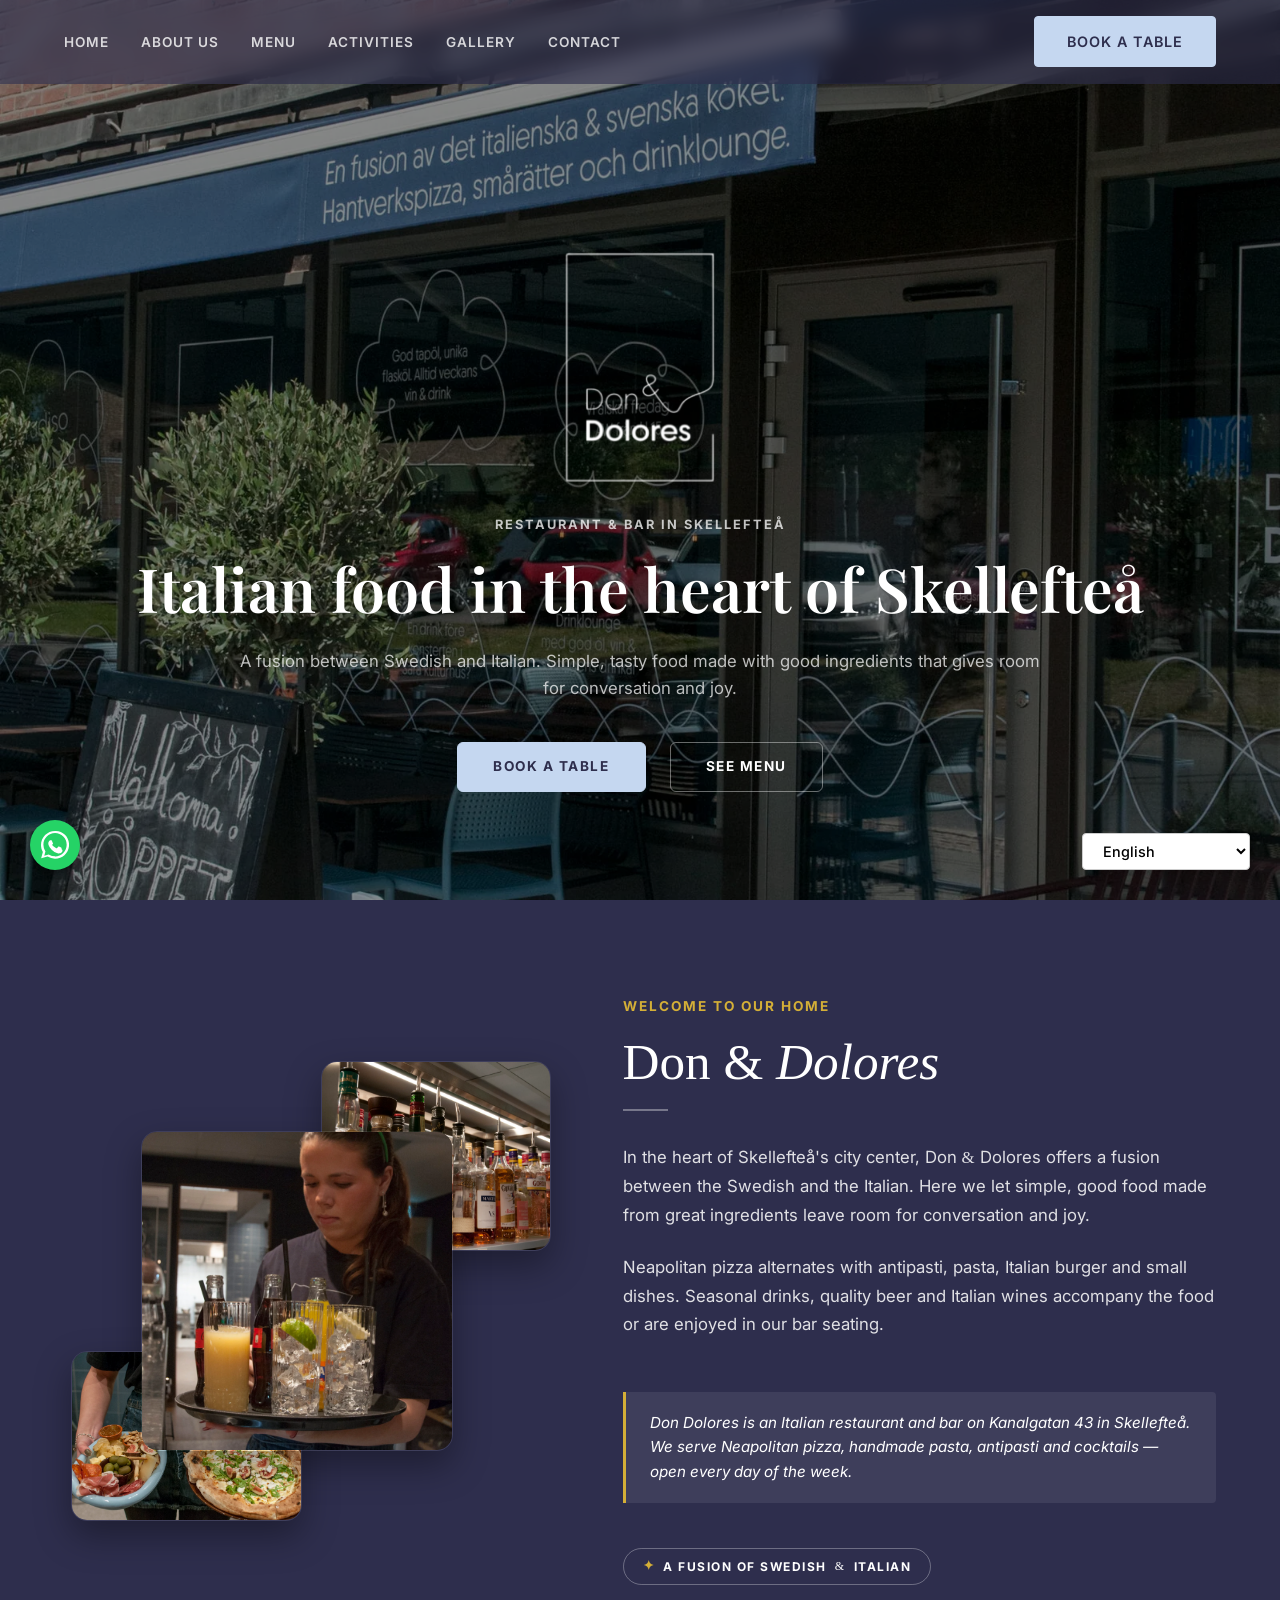
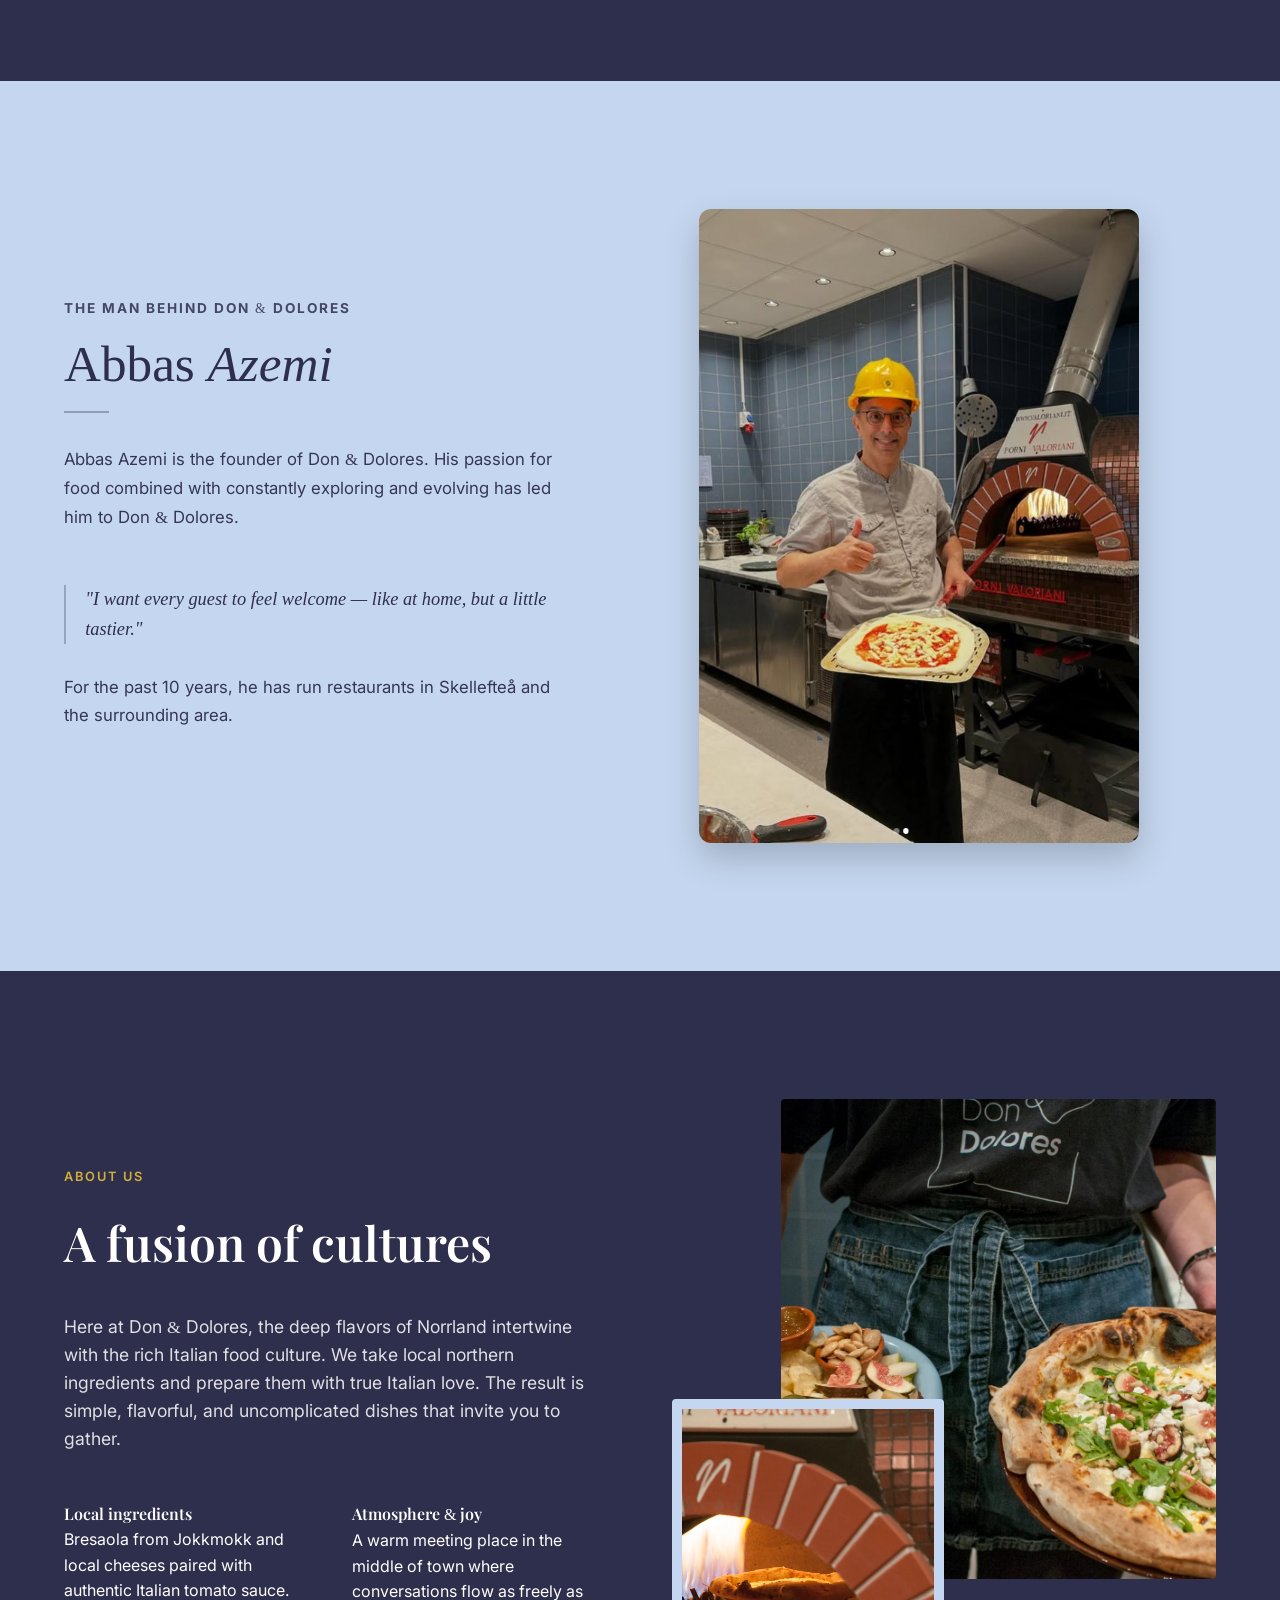
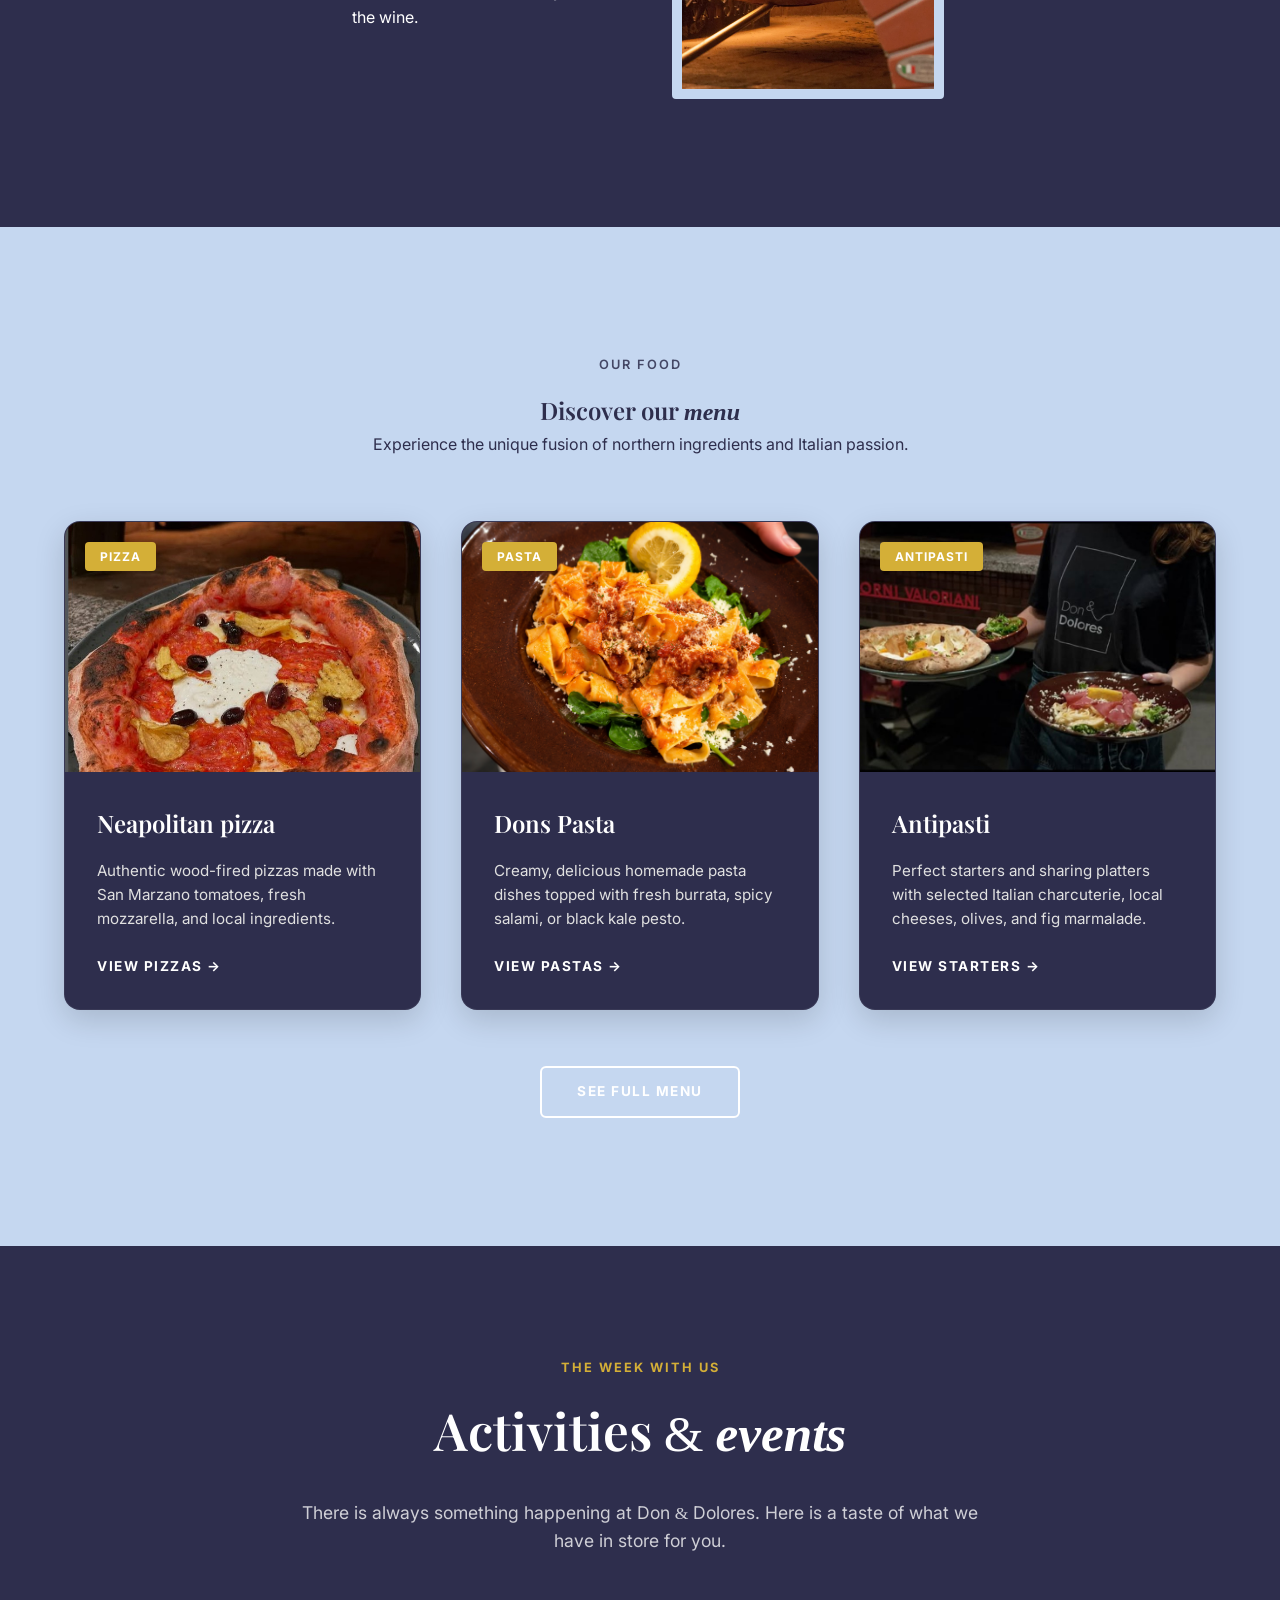
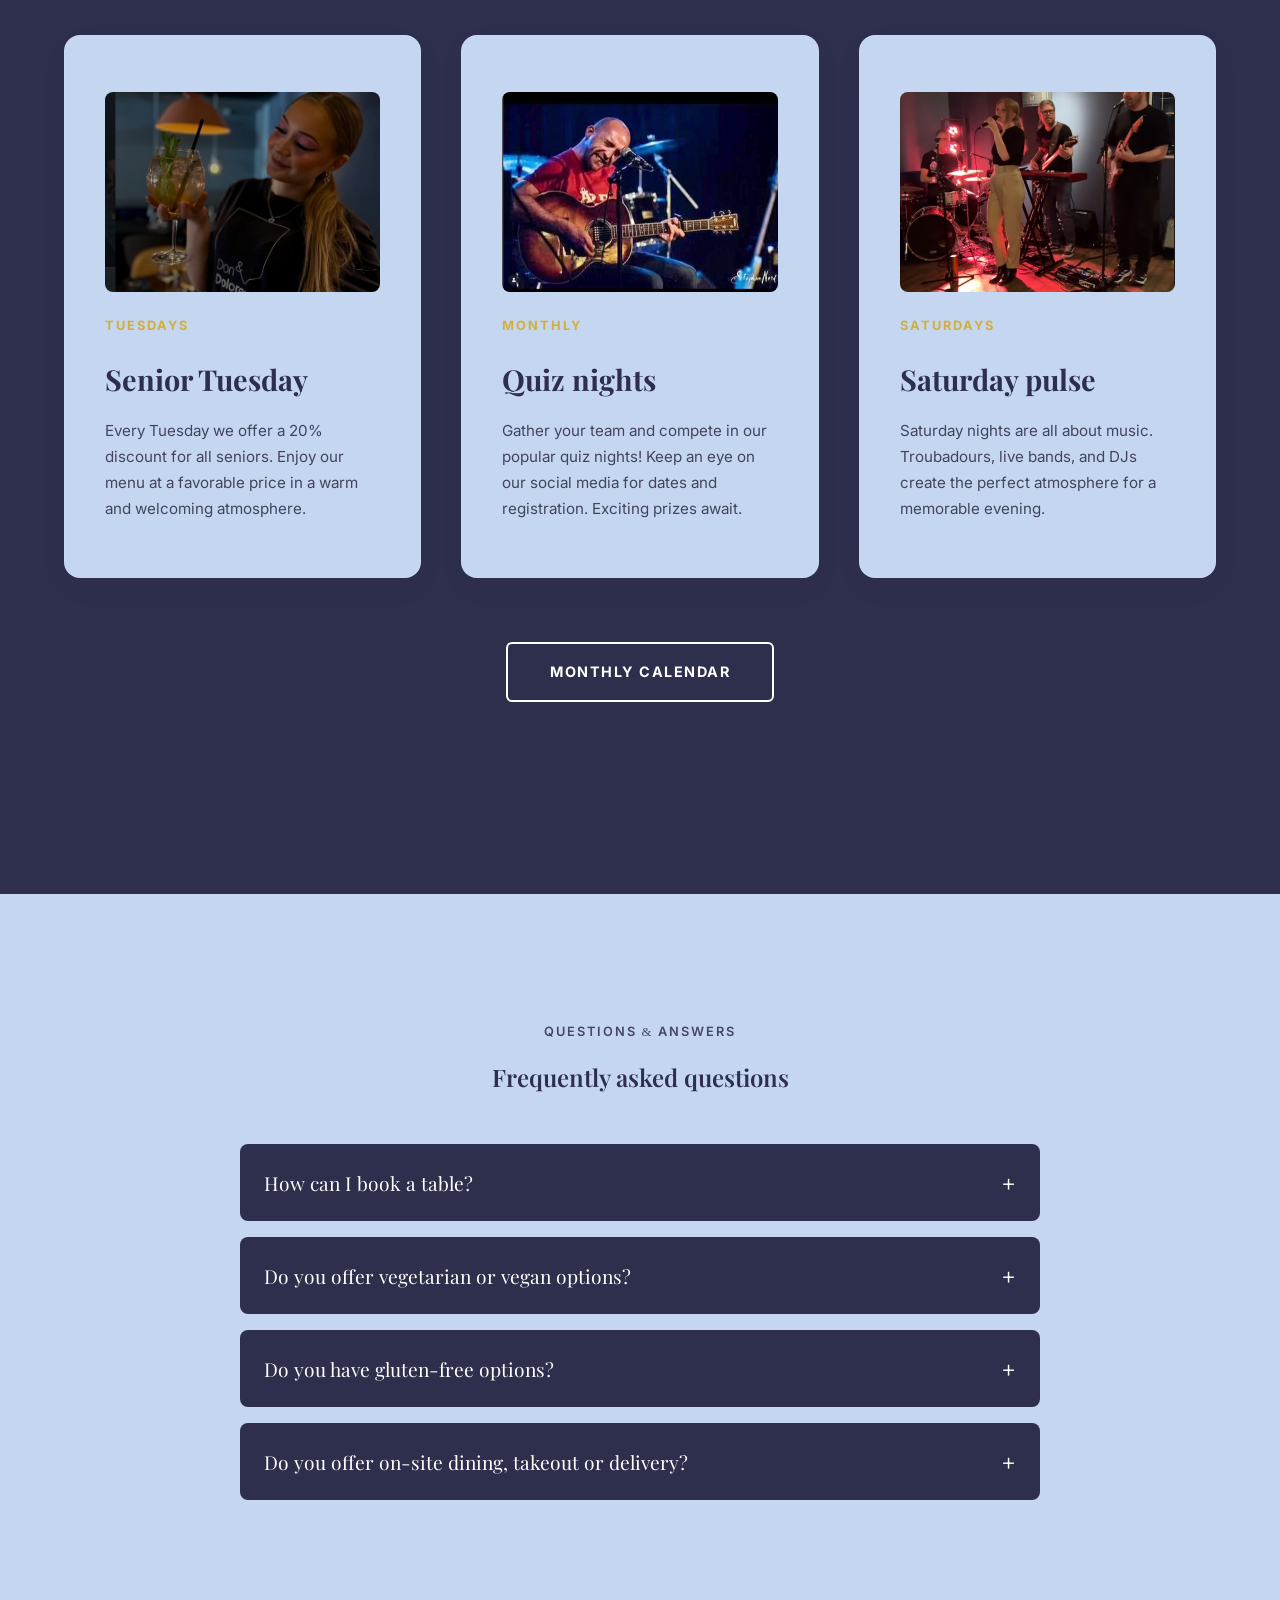
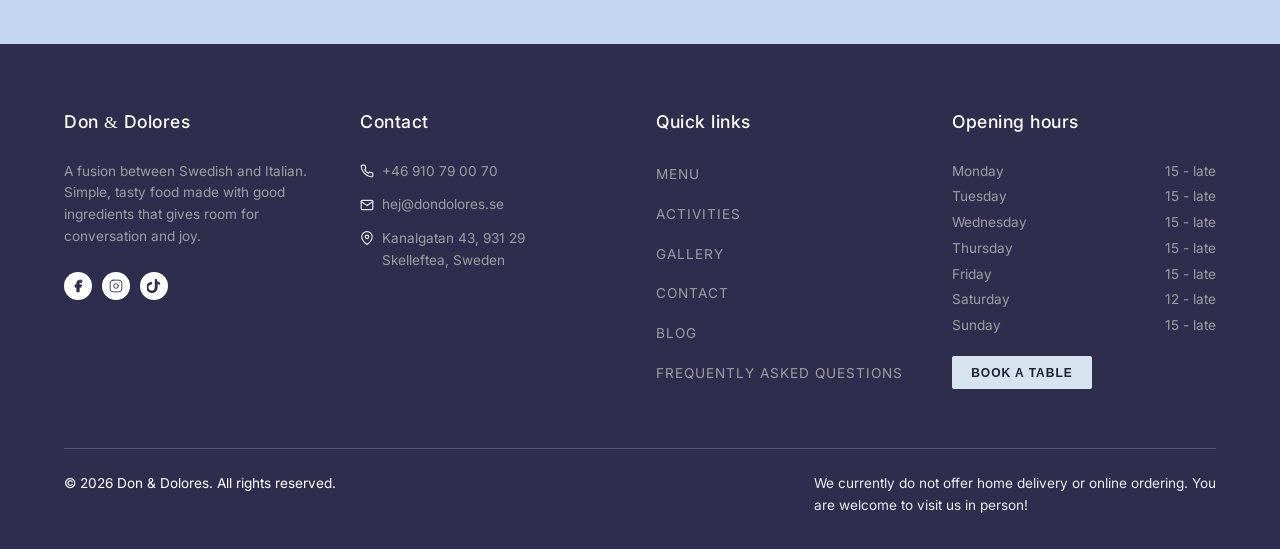
<file: index.html>
<!DOCTYPE html>
<html lang="en">

<head>
    <meta charset="UTF-8">
    <meta name="viewport" content="width=device-width, initial-scale=1.0">
    <title>Don & Dolores | Middag, Pizza & Pasta i Skellefteå</title>
    <meta name="description"
        content="Välkommen till Don & Dolores på Kanalgatan 43. Upptäck vår unika fusion av norrländska råvaror och italiensk passion.">

    <link rel="stylesheet" href="css/main.css">
    <link
        href="https://fonts.googleapis.com/css2?family=Inter:wght@300;400;600;700&family=Playfair+Display:ital,wght@0,400;0,600;1,400&display=swap"
        rel="stylesheet">
</head>

<body class="dark-hero-page">

    <!-- 1. HEADER & NAVIGATION -->
    <header>
        <div class="container nav-container">
            <!-- Logo from assets/logo.webp -->
            <!-- <a href="index.html" class="logo-container" aria-label="Don & Dolores Home">
                <img src="assets/logo.webp" alt="Don & Dolores Logo" class="logo-img">
            </a> -->

            <!-- Nav Menu Links (Matched to screenshot exactly) -->
            <nav>
                <ul class="nav-menu">
                    <li><a href="index.html" class="nav-link">HOME</a></li>
                    <li><a href="about.html" class="nav-link">ABOUT US</a></li>
                    <li><a href="menu.html" class="nav-link">MENU</a></li>
                    <li><a href="index.html#aktiviteter" class="nav-link">ACTIVITIES</a></li>
                    <li><a href="gallery.html" class="nav-link">GALLERY</a></li>
                    <li><a href="index.html#kontakt" class="nav-link">CONTACT</a></li>
                </ul>
            </nav>

            <!-- Action buttons -->
            <div class="nav-actions">
                <a href="#boka" class="btn btn-nav-booking open-booking">BOOK A TABLE</a>

                <!-- Mobile Navigation Toggle -->
                <button class="mobile-toggle" aria-label="Toggle Menu">
                    <span></span>
                    <span></span>
                    <span></span>
                </button>
            </div>
        </div>
    </header>

    <!-- 2. HERO SECTION -->
    <section class="hero" id="home" style="background-image: url('assets/hero-section.webp');">
        <div class="hero-overlay"></div>
        <div class="container text-center">
            <!-- Centered Boxed Logo inside Hero -->
            <div class="hero-logo-wrap" style="margin-top: 10rem;margin-bottom: 0px;">
                <img src="assets/logo.webp" alt="Don & Dolores Logo" class="hero-logo-img"
                    style="width: 220px; height: auto;">
            </div>

            <span class="hero-subtitle"
                style="display: block; color: rgba(255, 255, 255, 0.75); font-size: 0.8rem; font-weight: 700; letter-spacing: 2px; text-transform: uppercase; margin-bottom: 1rem;">RESTAURANT
                & BAR IN SKELLEFTEÅ</span>
            <h1 class="hero-title"
                style="font-size: clamp(2rem, 5vw, 3.8rem); font-family: 'Playfair Display', Georgia, serif; font-weight: 600; margin-bottom: 1.5rem; color: #ffffff; line-height: 1.2;">
                Italian food in the heart of Skellefteå</h1>
            <p class="hero-desc"
                style="max-width: 800px; margin: 0 auto 2.5rem auto; font-size: 1.05rem; color: rgba(255, 255, 255, 0.8); line-height: 1.6;">
                A fusion between Swedish and Italian. Simple, tasty food made with good ingredients that gives room for
                conversation and joy.</p>

            <div class="hero-buttons">
                <a href="#boka" class="btn btn-hero-solid open-booking">BOOK A TABLE</a>
                <a href="menu.html" class="btn btn-hero-outline">SEE MENU</a>
            </div>
        </div>


    </section>

    <!-- 2.5. DON & DOLORES (WELCOME HOME) SECTION -->
    <section class="welcome-section bg-dark-blue" id="welcome-home">
        <div class="container">
            <div class="welcome-grid">
                <div class="welcome-collage">
                    <img src="gallery/16-scaled.webp" alt="Don & Dolores waitress with drinks"
                        class="welcome-collage-img collage-main">
                    <img src="gallery/3-scaled.webp" alt="Wood-fired oven pizza baking"
                        class="welcome-collage-img collage-top">
                    <img src="gallery/10-scaled.webp" alt="Cosy restaurant interior dining"
                        class="welcome-collage-img collage-bottom">
                </div>
                <div class="welcome-content">
                    <span class="welcome-subtitle">WELCOME TO OUR HOME</span>
                    <h2 class="welcome-title" style="margin-bottom: 2rem;">Don <span class="classic-amp">&amp;</span>
                        <span class="italic-title-part">Dolores</span>
                    </h2>
                    <p class="welcome-text">In the heart of Skellefteå's city center, Don <span
                            class="classic-amp">&amp;</span> Dolores offers a fusion
                        between
                        the Swedish and the Italian. Here we let simple, good food made from great ingredients leave
                        room for conversation
                        and joy.</p>
                    <p class="welcome-text">Neapolitan pizza alternates with antipasti, pasta, Italian burger and small
                        dishes. Seasonal drinks, quality beer and Italian wines accompany the food or are enjoyed in
                        our bar seating.</p>
                    <div class="welcome-note">
                        Don Dolores is an Italian restaurant and bar on Kanalgatan 43 in Skellefteå. We serve
                        Neapolitan pizza, handmade pasta, antipasti and cocktails — open every day of the week.
                    </div>
                    <div class="welcome-tag-pill">
                        <span class="pill-icon">✦</span> A FUSION OF SWEDISH <span class="classic-amp">&amp;</span>
                        ITALIAN
                    </div>
                </div>
            </div>
        </div>
    </section>

    <!-- 2.6. ABBAS AZEMI (FOUNDER) SECTION -->
    <section class="founder-section bg-light-blue" id="founder">
        <div class="container">
            <div class="welcome-grid">
                <div class="welcome-content">
                    <span class="welcome-subtitle">THE MAN BEHIND DON <span class="classic-amp">&amp;</span>
                        DOLORES</span>
                    <h2 class="welcome-title" style="margin-bottom: 2rem;">Abbas <span
                            class="italic-title-part">Azemi</span></h2>
                    <p class="welcome-text">Abbas Azemi is the founder of Don <span class="classic-amp">&amp;</span>
                        Dolores. His passion for food
                        combined with constantly exploring and evolving has led him to Don <span
                            class="classic-amp">&amp;</span> Dolores.</p>
                    <div class="founder-quote">
                        "I want every guest to feel welcome — like at home, but a little tastier."
                    </div>
                    <p class="welcome-text">For the past 10 years, he has run restaurants in Skellefteå and the
                        surrounding area.</p>
                </div>
                <div style="display: flex; justify-content: center; align-items: center;">
                    <img src="assets/owner-horizontal.jpg" alt="Abbas Azemi, founder of Don & Dolores"
                        style="width: 100%; max-width: 440px; border-radius: 12px; box-shadow: 0 15px 35px rgba(0, 0, 0, 0.2); object-fit: cover;">
                </div>
            </div>
        </div>
    </section>

    <!-- 3. OUR STORY / PHILOSOPHY SECTION (ABOUT US) -->
    <section class="philosophy bg-dark-blue" id="om-oss">
        <div class="container">
            <div class="philosophy-grid">
                <div class="philosophy-content">
                    <span class="section-tag">ABOUT US</span>
                    <h2>A fusion of cultures</h2>
                    <p class="philosophy-text">
                        Here at Don <span class="classic-amp">&amp;</span> Dolores, the deep flavors of Norrland
                        intertwine with the rich Italian
                        food culture. We take local northern ingredients and prepare them with true Italian love.
                        The result is simple, flavorful, and uncomplicated dishes that invite you to gather.
                    </p>
                    <div class="philosophy-highlights">
                        <div class="highlight-item">
                            <h4>Local ingredients</h4>
                            <p>Bresaola from Jokkmokk and local cheeses paired with authentic Italian tomato sauce.</p>
                        </div>
                        <div class="highlight-item">
                            <h4>Atmosphere <span class="classic-amp">&amp;</span> joy</h4>
                            <p>A warm meeting place in the middle of town where conversations flow as freely as the
                                wine.</p>
                        </div>
                    </div>
                </div>
                <div class="philosophy-images">
                    <img src="gallery/10-scaled.webp" alt="Elegant restaurant dining room"
                        class="philosophy-img img-large">
                    <img src="gallery/17-scaled.webp" alt="Premium burrata with berry drizzle"
                        class="philosophy-img img-small">
                </div>
            </div>
        </div>
    </section>

    <!-- 3.5. MENU SECTION -->
    <section class="menu-preview-section bg-light-blue" id="menu">
        <div class="container">
            <div class="text-center" style="max-width: 700px; margin: 0 auto 4rem auto;">
                <span class="section-tag">OUR FOOD</span>
                <h2>Discover our <span class="italic-title-part">menu</span></h2>
                <p>Experience the unique fusion of northern ingredients and Italian passion.</p>
            </div>

            <div class="events-grid">
                <!-- Card 1: Pizza -->
                <article class="event-card dark-blue-card">
                    <div class="event-img-wrap">
                        <img src="assets/pizza.jpg" alt="Neapolitan Pizza" class="event-img">
                        <span class="event-day-badge" style="background: var(--accent-gold);">PIZZA</span>
                    </div>
                    <div class="event-content"
                        style="display: flex; flex-direction: column; height: calc(100% - 250px); justify-content: space-between;">
                        <div>
                            <h3 class="event-title" style="font-family: 'Playfair Display', serif;">Neapolitan pizza
                            </h3>
                            <p class="event-desc" style="margin-bottom: 1.5rem;">Authentic wood-fired pizzas made with
                                San
                                Marzano tomatoes, fresh mozzarella, and local ingredients.</p>
                        </div>
                        <a href="menu.html#pizza-category" class="activities-bottom-card-link">View pizzas &rarr;</a>
                    </div>
                </article>

                <!-- Card 2: Pasta -->
                <article class="event-card dark-blue-card">
                    <div class="event-img-wrap">
                        <img src="assets/pasta.png" alt="Fresh Pasta" class="event-img">
                        <span class="event-day-badge" style="background: var(--accent-gold);">PASTA</span>
                    </div>
                    <div class="event-content"
                        style="display: flex; flex-direction: column; height: calc(100% - 250px); justify-content: space-between;">
                        <div>
                            <h3 class="event-title" style="font-family: 'Playfair Display', serif;">Dons Pasta</h3>
                            <p class="event-desc" style="margin-bottom: 1.5rem;">Creamy, delicious homemade pasta dishes
                                topped with fresh burrata, spicy salami, or black kale pesto.</p>
                        </div>
                        <a href="menu.html#pasta-category" class="activities-bottom-card-link">View pastas &rarr;</a>
                    </div>
                </article>

                <!-- Card 3: Antipasti -->
                <article class="event-card dark-blue-card">
                    <div class="event-img-wrap">
                        <img src="assets/Antipasti.jpg" alt="Antipasti & Shareables" class="event-img">
                        <span class="event-day-badge" style="background: var(--accent-gold);">ANTIPASTI</span>
                    </div>
                    <div class="event-content"
                        style="display: flex; flex-direction: column; height: calc(100% - 250px); justify-content: space-between;">
                        <div>
                            <h3 class="event-title" style="font-family: 'Playfair Display', serif;">Antipasti</h3>
                            <p class="event-desc" style="margin-bottom: 1.5rem;">Perfect starters and sharing platters
                                with selected Italian charcuterie, local cheeses, olives, and fig marmalade.</p>
                        </div>
                        <a href="menu.html#antipasti-category" class="activities-bottom-card-link">View starters
                            &rarr;</a>
                    </div>
                </article>
            </div>

            <!-- Centered See Full Menu Button -->
            <div style="text-align: center; margin-top: 3.5rem;">
                <a href="menu.html" class="btn btn-light-outline">SEE FULL MENU</a>
            </div>
        </div>
    </section>

    <!-- 4. EVENTS & SCHEDULE SECTION -->
    <section class="activities-section bg-dark-blue" id="aktiviteter">
        <div class="container">
            <div class="activities-header">
                <span class="activities-subtitle">The week with us</span>
                <h2 class="activities-title">Activities <span class="classic-amp">&amp;</span> <span
                        class="italic-title-part">events</span></h2>
                <p class="activities-desc">There is always something happening at Don <span
                        class="classic-amp">&amp;</span> Dolores. Here is a taste of what we
                    have in store for you.</p>
            </div>

            <!-- Top Row Grid (3 Cards) -->
            <div class="activities-grid-top">
                <!-- Card 1: Tuesdays -->
                <div class="activities-card light-blue-card">
                    <img src="assets/activities/2.jpg" alt="Seniortisdag"
                        style="width: 100%; height: 200px; object-fit: cover; border-radius: 8px; margin-bottom: 1.5rem;">
                    <span class="activities-card-tag">Tuesdays</span>
                    <h3 class="activities-card-title">Senior Tuesday</h3>
                    <p class="activities-card-body">Every Tuesday we offer a 20% discount for all seniors. Enjoy our
                        menu at a favorable price in a warm and welcoming atmosphere.</p>
                </div>

                <!-- Card 2: Monthly -->
                <div class="activities-card light-blue-card">
                    <img src="assets/activities/3.jpg" alt="Quizkvällar"
                        style="width: 100%; height: 200px; object-fit: cover; border-radius: 8px; margin-bottom: 1.5rem;">
                    <span class="activities-card-tag">Monthly</span>
                    <h3 class="activities-card-title">Quiz nights</h3>
                    <p class="activities-card-body">Gather your team and compete in our popular quiz nights! Keep an eye
                        on
                        our social media for dates and registration. Exciting prizes await.</p>
                </div>

                <!-- Card 3: Saturdays -->
                <div class="activities-card light-blue-card">
                    <img src="assets/activities/1.jpg" alt="Lördagspuls"
                        style="width: 100%; height: 200px; object-fit: cover; border-radius: 8px; margin-bottom: 1.5rem;">
                    <span class="activities-card-tag">Saturdays</span>
                    <h3 class="activities-card-title">Saturday pulse</h3>
                    <p class="activities-card-body">Saturday nights are all about music. Troubadours, live bands, and
                        DJs
                        create the perfect atmosphere for a memorable evening.</p>
                </div>
            </div>

            <!-- Monthly Calendar Button -->
            <div class="activities-calendar-btn-wrap">
                <a href="https://www.instagram.com/dondolores_skelleftea/" target="_blank" class="btn-calendar">Monthly
                    calendar</a>
            </div>

            <!-- Bottom Row Grid (3 Cards) -->
            <div class="activities-grid-bottom">
                <!-- Bottom Card 1: Gift Card -->
                <!-- <div class="activities-bottom-card light-blue-card">
                    <h3 class="activities-bottom-card-title">Presentkort</h3>
                    <p class="activities-bottom-card-body">Ge bort en upplevelse. Våra presentkort är perfekta som gåva
                        till någon du tycker om.</p>
                    <a href="#" class="activities-bottom-card-link">Köp presentkort &rarr;</a>
                </div> -->

                <!-- Bottom Card 2: Work with us -->
                <!-- <div class="activities-bottom-card light-blue-card">
                    <h3 class="activities-bottom-card-title">Jobba hos oss</h3>
                    <p class="activities-bottom-card-body">Vill du bli en del av Don <span class="classic-amp">&amp;</span> Dolores-familjen? Vi söker
                        alltid passionerade medarbetare.</p>
                    <a href="mailto:hej@dondolores.se" class="activities-bottom-card-link">Skicka ansökan &rarr;</a>
                </div> -->

                <!-- Bottom Card 3: Book a Table -->
                <!-- <div class="activities-bottom-card light-blue-card">
                    <h3 class="activities-bottom-card-title">Boka ett bord</h3>
                    <p class="activities-bottom-card-body">Boka enkelt online eller kontakta oss direkt via e-post:
                        hej@dondolores.se</p>
                    <a href="#" class="activities-bottom-card-link open-booking">Boka nu &rarr;</a>
                </div> -->
            </div>
        </div>
    </section>

    <!-- 5. FAQ SECTION -->
    <section class="faq-section bg-light-blue" id="faq">
        <div class="container">
            <div class="text-center" style="max-width: 700px; margin: 0 auto 3rem auto;">
                <span class="section-tag">QUESTIONS <span class="classic-amp">&amp;</span> ANSWERS</span>
                <h2>Frequently asked questions</h2>
            </div>
            <div class="faq-accordion" style="max-width: 800px; margin: 0 auto;">
                <div class="faq-item">
                    <button class="faq-question">How can I book a table?<span class="faq-icon">+</span></button>
                    <div class="faq-answer">
                        <p>You can book a table via our website or by contacting us directly by phone or email.</p>
                    </div>
                </div>
                <div class="faq-item">
                    <button class="faq-question">Do you offer vegetarian or vegan options?<span
                            class="faq-icon">+</span></button>
                    <div class="faq-answer">
                        <p>Yes, we offer a variety of vegetarian options and can accommodate vegan preferences upon
                            request. Our goal is to ensure everyone has a great dining experience.</p>
                    </div>
                </div>
                <div class="faq-item">
                    <button class="faq-question">Do you have gluten-free options?<span
                            class="faq-icon">+</span></button>
                    <div class="faq-answer">
                        <p>Yes, we offer gluten free options for customers with dietary restrictions, please inform our
                            staff when ordering so we can assist you.</p>
                    </div>
                </div>
                <div class="faq-item">
                    <button class="faq-question">Do you offer on-site dining, takeout or delivery?<span
                            class="faq-icon">+</span></button>
                    <div class="faq-answer">
                        <p>We offer dine-in and takeout. Delivery options may vary – please contact us directly for
                            current options.</p>
                    </div>
                </div>
            </div>
        </div>
    </section>

    <!-- 6. FOOTER SECTION -->
    <footer id="kontakt"
        style="background-color: #2e2d4d; color: #ffffff; padding: 4rem 0 2rem 0; font-family: 'Inter', sans-serif;">
        <div class="container footer-grid" style="display: grid; grid-template-columns: repeat(4, 1fr); gap: 2rem;">
            <!-- Col 1: Brand Info -->
            <div class="footer-col">
                <h3
                    style="font-family: 'Inter', sans-serif; font-weight: 500; font-size: 1.1rem; margin-bottom: 1.5rem; letter-spacing: 0.5px;">
                    Don <span class="classic-amp">&amp;</span> Dolores</h3>
                <p style="font-size: 0.85rem; line-height: 1.6; opacity: 0.9; margin-bottom: 1.5rem;">A fusion between
                    Swedish and Italian. Simple, tasty food made with good ingredients that gives room for conversation
                    and joy.</p>
                <div class="footer-socials" style="display: flex; gap: 10px;">
                    <a href="https://www.facebook.com/dondolores.skelleftea/" target="_blank" aria-label="Facebook"
                        style="display: flex; align-items: center; justify-content: center; width: 28px; height: 28px; background-color: #ffffff; border-radius: 50%; color: #2e2d4d;">
                        <svg width="14" height="14" viewBox="0 0 24 24" fill="currentColor">
                            <path d="M18 2h-3a5 5 0 0 0-5 5v3H7v4h3v8h4v-8h3l1-4h-4V7a1 1 0 0 1 1-1h3z"
                                stroke="currentColor" stroke-width="1.5" stroke-linecap="round"
                                stroke-linejoin="round" />
                        </svg>
                    </a>
                    <a href="https://www.instagram.com/dondolores_skelleftea/" target="_blank" aria-label="Instagram"
                        style="display: flex; align-items: center; justify-content: center; width: 28px; height: 28px; background-color: #ffffff; border-radius: 50%; color: #2e2d4d;">
                        <svg width="14" height="14" viewBox="0 0 24 24" fill="none" stroke="currentColor"
                            stroke-width="1.5" stroke-linecap="round" stroke-linejoin="round">
                            <rect x="2" y="2" width="20" height="20" rx="5" ry="5"></rect>
                            <path d="M16 11.37A4 4 0 1 1 12.63 8 4 4 0 0 1 16 11.37z"></path>
                            <line x1="17.5" y1="6.5" x2="17.51" y2="6.5"></line>
                        </svg>
                    </a>
                    <a href="#" aria-label="Tiktok"
                        style="display: flex; align-items: center; justify-content: center; width: 28px; height: 28px; background-color: #ffffff; border-radius: 50%; color: #2e2d4d;">
                        <svg width="14" height="14" viewBox="0 0 24 24" fill="currentColor">
                            <path
                                d="M12.525.02c1.31-.02 2.61-.01 3.91-.02.08 1.53.63 3.09 1.75 4.17 1.12 1.11 2.7 1.62 4.24 1.79v4.03c-1.44-.17-2.86-.74-3.99-1.72-.08-.07-.17-.17-.24-.26v6.23c.12 5.64-5.06 10.42-10.74 9.75-5.18-.5-9.35-5.26-8.9-10.49.39-4.83 4.67-8.77 9.53-8.25.13.01.26.04.39.06v4.09c-.1-.03-.21-.05-.31-.06-2.6-.33-5.02 1.34-5.55 3.91-.67 3.06 1.42 6.11 4.5 6.46 2.92.36 5.8-1.57 6.22-4.47.08-.5.06-1.02.06-1.53V.02z" />
                        </svg>
                    </a>
                </div>
            </div>

            <!-- Col 2: Contact -->
            <div class="footer-col">
                <h3
                    style="font-family: 'Inter', sans-serif; font-weight: 500; font-size: 1.1rem; margin-bottom: 1.5rem; letter-spacing: 0.5px;">
                    Contact</h3>
                <ul class="contact-list" style="list-style:none; padding:0; font-size: 0.85rem; opacity: 0.9;">
                    <li style="display:flex; align-items:center; gap: 8px; margin-bottom:12px;">
                        <svg width="14" height="14" viewBox="0 0 24 24" fill="none" stroke="currentColor"
                            stroke-width="2" stroke-linecap="round" stroke-linejoin="round">
                            <path
                                d="M22 16.92v3a2 2 0 0 1-2.18 2 19.79 19.79 0 0 1-8.63-3.07 19.5 19.5 0 0 1-6-6 19.79 19.79 0 0 1-3.07-8.67A2 2 0 0 1 4.11 2h3a2 2 0 0 1 2 1.72 12.84 12.84 0 0 0 .7 2.81 2 2 0 0 1-.45 2.11L8.09 9.91a16 16 0 0 0 6 6l1.27-1.27a2 2 0 0 1 2.11-.45 12.84 12.84 0 0 0 2.81.7A2 2 0 0 1 22 16.92z" />
                        </svg>
                        <a href="tel:+46910790070">+46 910 79 00 70</a>
                    </li>
                    <li style="display:flex; align-items:center; gap: 8px; margin-bottom:12px;">
                        <svg width="14" height="14" viewBox="0 0 24 24" fill="none" stroke="currentColor"
                            stroke-width="2" stroke-linecap="round" stroke-linejoin="round">
                            <path d="M4 4h16c1.1 0 2 .9 2 2v12c0 1.1-.9 2-2 2H4c-1.1 0-2-.9-2-2V6c0-1.1.9-2 2-2z" />
                            <polyline points="22,6 12,13 2,6" />
                        </svg>
                        <a href="mailto:hej@dondolores.se">hej@dondolores.se</a>
                    </li>
                    <li style="display:flex; align-items:flex-start; gap: 8px;">
                        <svg width="14" height="14" viewBox="0 0 24 24" fill="none" stroke="currentColor"
                            stroke-width="2" stroke-linecap="round" stroke-linejoin="round" style="margin-top: 3px;">
                            <path d="M21 10c0 7-9 13-9 13s-9-6-9-13a9 9 0 0 1 18 0z" />
                            <circle cx="12" cy="10" r="3" />
                        </svg>
                        <a href="#" target="_blank">Kanalgatan 43, 931 29<br>Skelleftea, Sweden</a>
                    </li>
                </ul>
            </div>

            <!-- Col 3: Quick Links -->
            <div class="footer-col">
                <h3
                    style="font-family: 'Inter', sans-serif; font-weight: 500; font-size: 1.1rem; margin-bottom: 1.5rem; letter-spacing: 0.5px;">
                    Quick links</h3>
                <ul class="footer-links"
                    style="list-style:none; padding:0; font-size: 0.85rem; text-transform: uppercase; line-height: 2; opacity: 0.9;">
                    <li><a href="menu.html">MENU</a></li>
                    <li><a href="index.html#aktiviteter">ACTIVITIES</a></li>
                    <li><a href="gallery.html">GALLERY</a></li>
                    <li><a href="index.html#kontakt">CONTACT</a></li>
                    <li><a href="#">BLOG</a></li>
                    <li><a href="index.html#faq">FREQUENTLY ASKED QUESTIONS</a></li>
                </ul>
            </div>

            <!-- Col 4: Opening hours -->
            <div class="footer-col">
                <h3
                    style="font-family: 'Inter', sans-serif; font-weight: 500; font-size: 1.1rem; margin-bottom: 1.5rem; letter-spacing: 0.5px;">
                    Opening hours</h3>
                <div class="hours-list"
                    style="font-size: 0.85rem; opacity: 0.9; display: grid; grid-template-columns: 1fr auto; row-gap: 4px;">
                    <span>Monday</span><span>15 - late</span>
                    <span>Tuesday</span><span>15 - late</span>
                    <span>Wednesday</span><span>15 - late</span>
                    <span>Thursday</span><span>15 - late</span>
                    <span>Friday</span><span>15 - late</span>
                    <span>Saturday</span><span>12 - late</span>
                    <span>Sunday</span><span>15 - late</span>
                </div>
                <button class="btn open-booking"
                    style="margin-top: 1.2rem; display: inline-block; background-color: #D6E4F0; color: #1C1D30; font-size: 0.75rem; padding: 0.6rem 1.2rem; border-radius: 2px;">BOOK
                    A TABLE</button>
            </div>
        </div>

        <!-- Footer Bottom -->
        <div class="container">
            <div class="footer-bottom"
                style="display:flex; justify-content:space-between; align-items:flex-start; margin-top:3rem; padding-top:1.5rem; border-top:1px solid rgba(255,255,255,0.2); font-size: 0.85rem;">
                <span class="footer-copy">© 2026 Don &amp; Dolores. All rights reserved.</span>
                <span class="footer-note" style="text-align:left; opacity: 0.9;">We currently do not offer home delivery
                    or online ordering. You<br>are welcome to visit us in person!</span>
            </div>
        </div>
    </footer>

    <!-- WhatsApp Floating Icon -->
    <a href="#" class="whatsapp-float">
        <svg viewBox="0 0 24 24" fill="currentColor">
            <path
                d="M12.031 0C5.383 0 0 5.383 0 12.031c0 2.112.551 4.184 1.597 6.002L.135 23.364l5.48-1.439a11.97 11.97 0 006.416 1.838h.005c6.645 0 12.028-5.383 12.028-12.027 0-3.218-1.253-6.246-3.529-8.522A11.968 11.968 0 0012.031 0zm0 21.737h-.004a9.96 9.96 0 01-5.066-1.378l-.364-.216-3.766.988.995-3.674-.236-.376a9.971 9.971 0 01-1.523-5.29c0-5.5 4.478-9.977 9.98-9.977 2.666 0 5.171 1.039 7.054 2.922a9.977 9.977 0 012.92 7.058c-.001 5.5-4.48 9.977-9.98 9.977zM17.5 14.28c-.3-.15-1.785-.88-2.062-.98-.277-.1-.479-.15-.68.15-.202.3-.778.98-.953 1.18-.175.2-.35.225-.65.075-1.493-.746-2.585-1.365-3.567-2.616-.255-.325.253-.301.696-.887.15-.2.075-.375 0-.525-.075-.15-.68-1.64-.93-2.247-.243-.591-.49-.51-.68-.52h-.581c-.2 0-.525.075-.8.375-.275.3-1.05 1.025-1.05 2.5 0 1.475 1.075 2.9 1.225 3.1.15.2 2.115 3.225 5.12 4.525.714.31 1.27.495 1.704.633.716.227 1.368.195 1.88.118.572-.086 1.785-.73 2.035-1.43.25-.7.25-1.3.175-1.43-.075-.13-.275-.205-.575-.355z" />
        </svg>
        <span class="whatsapp-tooltip">Contact us</span>
    </a>

    <!-- WAITERAID BOOKING MODAL -->
    <div class="booking-modal" id="bookingModal">
        <div class="booking-content">
            <div class="booking-header">
                <button class="booking-back" id="modalBackBtn" style="display:none;" aria-label="Go back"><svg
                        width="24" height="24" viewBox="0 0 24 24" fill="none" stroke="currentColor" stroke-width="2">
                        <polyline points="15 18 9 12 15 6"></polyline>
                    </svg></button>
                <h3 class="booking-modal-title">DON & DOLORES</h3>
                <button class="booking-close" aria-label="Close modal">&times;</button>
            </div>

            <div class="booking-body">
                <!-- STEP 1: Meal -->
                <div class="booking-step active" id="step1">
                    <p data-translate="selectMeal" style="font-size: 0.9rem; margin-bottom: 0.5rem;">Select meal</p>
                    <button class="meal-btn" data-translate="dinner" onclick="nextStep(2)">Dinner</button>
                </div>

                <!-- STEP 2: Guests -->
                <div class="booking-step" id="step2">
                    <div class="selection-summary" data-translate="dinner">Dinner</div>
                    <p data-translate="selectGuestsTitle"
                        style="font-size: 0.8rem; font-weight:700; margin: 1rem 0 0.5rem; letter-spacing:1px;">SELECT
                        NUMBER OF GUESTS</p>
                    <ul class="guest-list">
                        <li><button class="guest-btn" data-guests-count="1" onclick="selectGuests(1)">1 guest</button>
                        </li>
                        <li><button class="guest-btn" data-guests-count="2" onclick="selectGuests(2)">2
                                personer</button></li>
                        <li><button class="guest-btn" data-guests-count="3" onclick="selectGuests(3)">3
                                personer</button></li>
                        <li><button class="guest-btn" data-guests-count="4" onclick="selectGuests(4)">4
                                personer</button></li>
                        <li><button class="guest-btn" data-guests-count="5" onclick="selectGuests(5)">5
                                personer</button></li>
                        <li><button class="guest-btn" data-guests-count="6" onclick="selectGuests(6)">6
                                personer</button></li>
                        <li><button class="guest-btn" data-guests-count="7" onclick="selectGuests(7)">7
                                personer</button></li>
                        <li><button class="guest-btn" data-guests-count="8" onclick="selectGuests(8)">8
                                personer</button></li>
                        <li><button class="guest-btn" data-guests-count="9+" onclick="selectGuests('9+')">9+
                                personer</button></li>
                    </ul>
                </div>

                <!-- STEP 3: Date & Children -->
                <div class="booking-step" id="step3">
                    <div class="selection-summary" data-translate="dinner">Dinner</div>
                    <div class="booking-filters">
                        <select class="filter-select" id="guestCountSelect">
                            <option value="2">2 guests</option>
                        </select>
                        <select class="filter-select" id="childCountSelect">
                            <option value="0" data-translate="childrenCountDefault">Number of children</option>
                            <option value="0" data-translate="children0">0 Children</option>
                            <option value="1" data-translate="children1">1 Child</option>
                            <option value="2" data-translate="children2">2 Children</option>
                        </select>
                    </div>

                    <div class="calendar-view">
                        <div class="month-block">
                            <h4 class="month-title" id="monthTitle" data-month-name="JULY" data-year="2026">JULY 2026
                            </h4>
                            <div class="calendar-grid">
                                <div class="cal-day-header" data-day="1">MON</div>
                                <div class="cal-day-header" data-day="2">TUE</div>
                                <div class="cal-day-header" data-day="3">WED</div>
                                <div class="cal-day-header" data-day="4">THU</div>
                                <div class="cal-day-header" data-day="5">FRI</div>
                                <div class="cal-day-header" data-day="6">SAT</div>
                                <div class="cal-day-header" data-day="7">SUN</div>
                                <div class="cal-day disabled">29</div>
                                <div class="cal-day disabled">30</div>
                                <div class="cal-day disabled">01</div>
                                <div class="cal-day active" onclick="selectDate('3 July')">02</div>
                                <div class="cal-day">03</div>
                                <div class="cal-day">04</div>
                                <div class="cal-day">05</div>
                                <div class="cal-day">06</div>
                                <div class="cal-day">07</div>
                                <div class="cal-day">08</div>
                                <div class="cal-day">09</div>
                                <div class="cal-day">10</div>
                                <div class="cal-day">11</div>
                                <div class="cal-day">12</div>
                                <div class="cal-day">13</div>
                                <div class="cal-day">14</div>
                                <div class="cal-day">15</div>
                                <div class="cal-day">16</div>
                                <div class="cal-day">17</div>
                                <div class="cal-day">18</div>
                                <div class="cal-day">19</div>
                                <div class="cal-day">20</div>
                                <div class="cal-day">21</div>
                                <div class="cal-day">22</div>
                                <div class="cal-day">23</div>
                                <div class="cal-day">24</div>
                                <div class="cal-day">25</div>
                                <div class="cal-day">26</div>
                                <div class="cal-day">27</div>
                                <div class="cal-day">28</div>
                                <div class="cal-day">29</div>
                                <div class="cal-day">30</div>
                                <div class="cal-day">31</div>
                                <div class="cal-day disabled">01</div>
                                <div class="cal-day disabled">02</div>
                            </div>
                        </div>
                    </div>
                </div>

                <!-- STEP 4: Time Selection -->
                <div class="booking-step" id="step4">
                    <div class="selection-summary" data-translate="dinner" style="margin-bottom:0.5rem;">Dinner</div>
                    <div class="selection-details">
                        <span><svg width="14" height="14" viewBox="0 0 24 24" fill="none" stroke="currentColor"
                                stroke-width="2">
                                <path d="M17 21v-2a4 4 0 0 0-4-4H5a4 4 0 0 0-4 4v2"></path>
                                <circle cx="9" cy="7" r="4"></circle>
                                <path d="M23 21v-2a4 4 0 0 0-3-3.87"></path>
                                <path d="M16 3.13a4 4 0 0 1 0 7.75"></path>
                            </svg> <span id="finalGuests">2 guests</span></span>
                        <span><svg width="14" height="14" viewBox="0 0 24 24" fill="none" stroke="currentColor"
                                stroke-width="2">
                                <rect x="3" y="4" width="18" height="18" rx="2" ry="2"></rect>
                                <line x1="16" y1="2" x2="16" y2="6"></line>
                                <line x1="8" y1="2" x2="8" y2="6"></line>
                                <line x1="3" y1="10" x2="21" y2="10"></line>
                            </svg> <span id="finalDate">3 July</span></span>
                        <span><svg width="14" height="14" viewBox="0 0 24 24" fill="none" stroke="currentColor"
                                stroke-width="2">
                                <circle cx="12" cy="12" r="10"></circle>
                                <polyline points="12 6 12 12 16 14"></polyline>
                            </svg> <span data-translate="time">Time</span></span>
                    </div>

                    <div class="time-list">
                        <div class="time-row"><span>16:00</span><button class="btn-book-time"
                                data-translate="book">BOOK</button></div>
                        <div class="time-row"><span>16:15</span><button class="btn-book-time"
                                data-translate="book">BOOK</button></div>
                        <div class="time-row"><span>16:30</span><button class="btn-book-time"
                                data-translate="book">BOOK</button></div>
                        <div class="time-row"><span>16:45</span><button class="btn-book-time"
                                data-translate="book">BOOK</button></div>
                        <div class="time-row"><span>17:00</span><button class="btn-book-time"
                                data-translate="book">BOOK</button></div>
                        <div class="time-row"><span>17:15</span><button class="btn-book-time"
                                data-translate="book">BOOK</button></div>
                        <div class="time-row"><span>17:30</span><button class="btn-book-time"
                                data-translate="book">BOOK</button></div>
                    </div>
                </div>

            </div>

            <!-- Modal Footer -->
            <div class="booking-footer">
                <div class="booking-footer-left">
                    <span style="font-weight:700; letter-spacing: -1px; font-size:1.1rem; color:#ccc;">BB<span
                            style="font-size:0.6rem; vertical-align:top; display:inline-block; line-height:1; margin-left:2px;">BOOK<br>BORD</span></span>
                    <a href="#"
                        style="color:#aaa; text-decoration:none; display:flex; align-items:center; gap:4px; font-size:0.8rem; margin-left:15px;"><svg
                            width="14" height="14" viewBox="0 0 24 24" fill="none" stroke="currentColor"
                            stroke-width="2">
                            <path d="M15 3h4a2 2 0 0 1 2 2v14a2 2 0 0 1-2 2h-4"></path>
                            <polyline points="10 17 15 12 10 7"></polyline>
                            <line x1="15" y1="12" x2="3" y2="12"></line>
                        </svg> <span data-translate="login">Log in</span></a>
                </div>
                <div class="booking-footer-right" style="position: relative;">
                    <button class="lang-switch-btn"
                        style="background: none; border: none; color: inherit; font-size: inherit; display: flex; align-items: center; gap: 2px; cursor: pointer; padding: 0;">
                        <svg width="12" height="12" viewBox="0 0 24 24" fill="none" stroke="currentColor"
                            stroke-width="2" style="margin-right:2px;">
                            <circle cx="12" cy="12" r="10"></circle>
                            <line x1="2" y1="12" x2="22" y2="12"></line>
                            <path
                                d="M12 2a15.3 15.3 0 0 1 4 10 15.3 15.3 0 0 1-4 10 15.3 15.3 0 0 1-4-10 15.3 15.3 0 0 1 4-10z">
                            </path>
                        </svg>
                        <span class="current-lang">English</span>
                    </button>
                    <div class="lang-dropdown">
                        <button class="lang-dropdown-option" data-lang="sv"
                            style="background: none; border: none; width: 100%; text-align: left; display: flex; justify-content: space-between; align-items: center; font-size: 0.8rem; padding: 8px 12px; cursor: pointer;">
                            <span>Swedish</span>
                            <span class="check-icon" style="display: none;">✓</span>
                        </button>
                        <button class="lang-dropdown-option active" data-lang="en"
                            style="background: none; border: none; width: 100%; text-align: left; display: flex; justify-content: space-between; align-items: center; font-size: 0.8rem; padding: 8px 12px; cursor: pointer;">
                            <span>English</span>
                            <span class="check-icon">✓</span>
                        </button>
                    </div>
                </div>
            </div>
        </div>
    </div>

    <!-- Floating Language Switcher -->
    <div class="lang-switcher-float">
        <select class="lang-select">
            <option value="" disabled>Select Language</option>
            <option value="en" selected>English</option>
            <option value="sv">Swedish</option>
        </select>
    </div>

    <script src="js/main.js"></script>
</body>

</html>
</file>
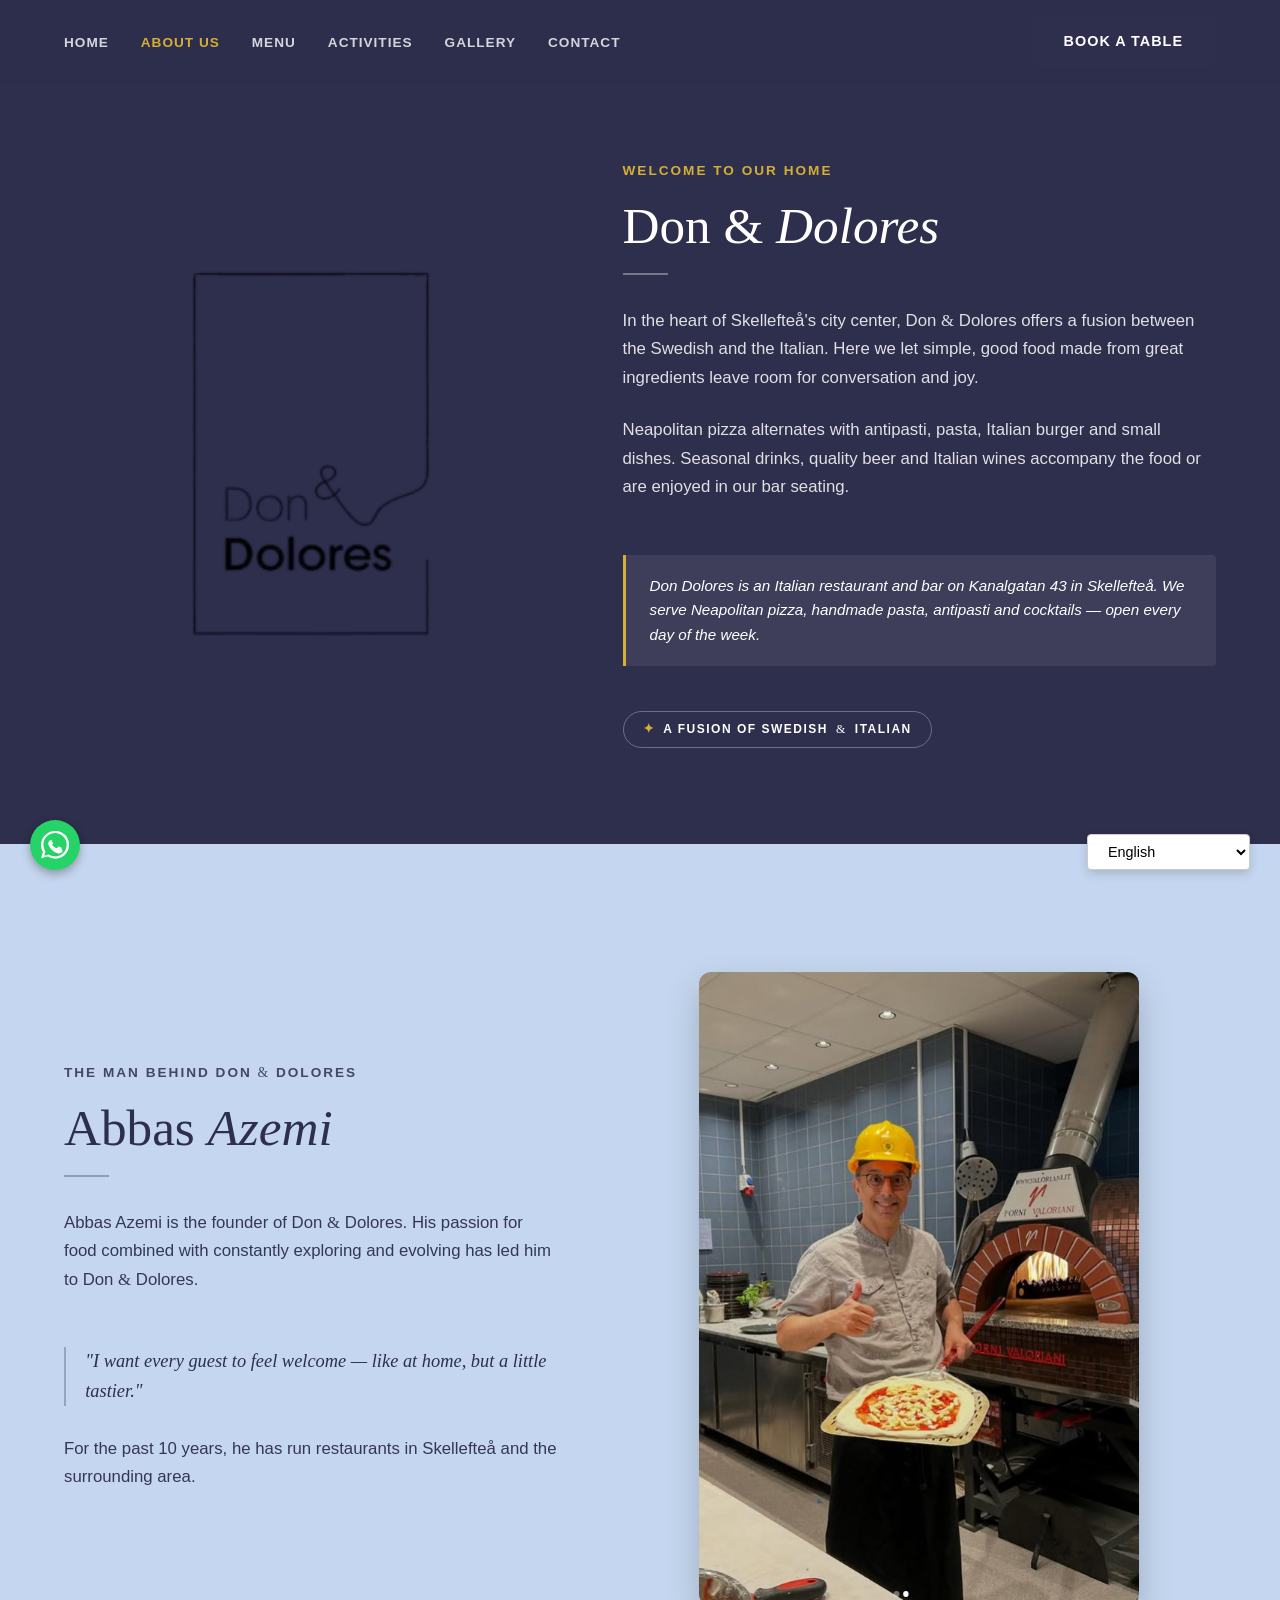
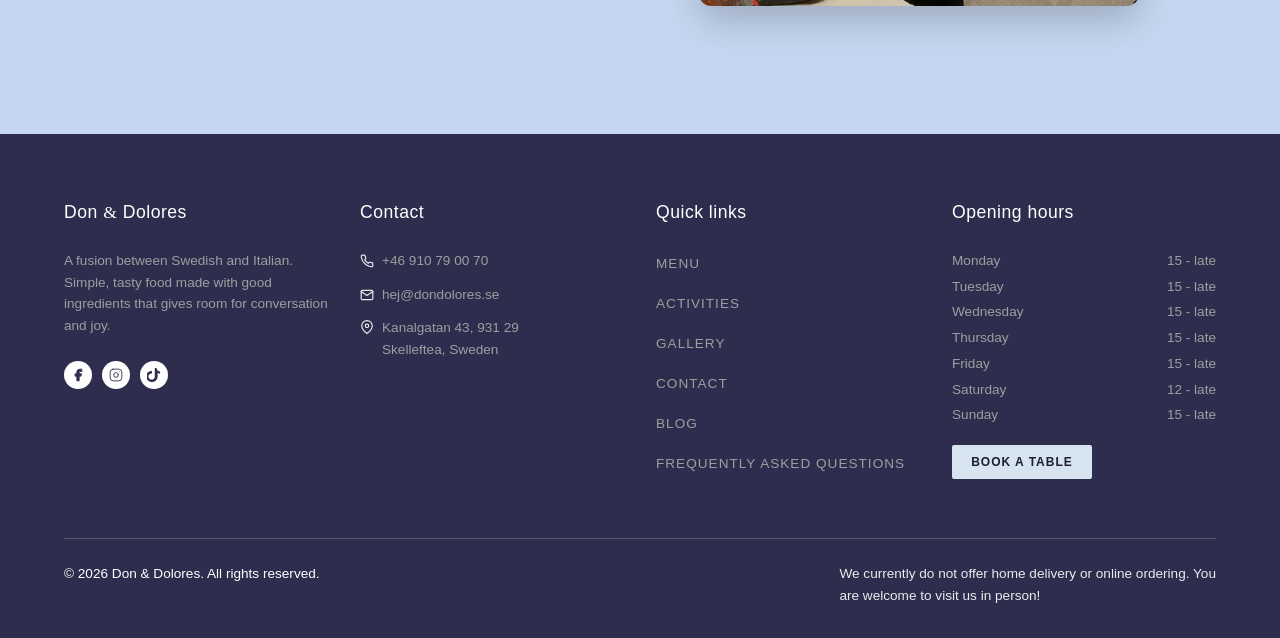
<file: about.html>
<!DOCTYPE html>
<html lang="en">

<head>
    <meta charset="UTF-8">
    <meta name="viewport" content="width=device-width, initial-scale=1.0">
    <title>About Us | Don & Dolores</title>
    <!-- Google Fonts -->
    <link rel="preconnect" href="https://fonts.googleapis.com">
    <link rel="preconnect" href="https://fonts.gstatic.com" crossorigin>
    <link
        href="https://fonts.googleapis.com/css2?family=Playfair+Display:ital,wght@0,400..900;1,400..900&family=Plus+Jakarta+Sans:ital,wght@0,200..800;1,200..800&display=swap"
        rel="stylesheet">
    <link rel="stylesheet" href="css/main.css">
</head>

<body>
    <!-- 1. HEADER & NAVIGATION -->
    <header>
        <div class="container nav-container">
            <!-- Logo from assets/logo.webp -->
            <!-- <a href="index.html" class="logo-container" aria-label="Don & Dolores Home">
                <img src="assets/logo.webp" alt="Don & Dolores Logo" class="logo-img">
            </a> -->

            <!-- Nav Menu Links (Matched to screenshot exactly) -->
            <nav>
                <ul class="nav-menu">
                    <li><a href="index.html" class="nav-link">HOME</a></li>
                    <li><a href="about.html" class="nav-link active">ABOUT US</a></li>
                    <li><a href="menu.html" class="nav-link">MENU</a></li>
                    <li><a href="index.html#aktiviteter" class="nav-link">ACTIVITIES</a></li>
                    <li><a href="gallery.html" class="nav-link">GALLERY</a></li>
                    <li><a href="index.html#kontakt" class="nav-link">CONTACT</a></li>
                </ul>
            </nav>

            <!-- Action buttons -->
            <div class="nav-actions">
                <a href="#boka" class="btn btn-nav-booking open-booking">BOOK A TABLE</a>

                <!-- Mobile Navigation Toggle -->
                <button class="mobile-toggle" aria-label="Toggle Menu">
                    <span></span>
                    <span></span>
                    <span></span>
                </button>
            </div>
        </div>
    </header>

    <!-- 2. DON & DOLORES (WELCOME HOME) SECTION -->
    <section class="welcome-section about-hero-padding bg-dark-blue">
        <div class="container">
            <div class="welcome-grid">
                <div style="display: flex; justify-content: center; align-items: center; padding: 2rem;">
                    <img src="assets/logo.webp" alt="Don & Dolores Logo" style="width: 100%; max-width: 350px; height: auto; object-fit: contain;">
                </div>
                <div class="welcome-content">
                    <span class="welcome-subtitle">WELCOME TO OUR HOME</span>
                    <h1 class="welcome-title">Don <span class="classic-amp">&amp;</span> <span class="italic-title-part">Dolores</span></h1>
                    <p class="welcome-text">In the heart of Skellefteå's city center, Don <span class="classic-amp">&amp;</span> Dolores offers a fusion between
                        the Swedish and the Italian. Here we let simple, good food made from great ingredients leave room for conversation
                        and joy.</p>
                    <p class="welcome-text">Neapolitan pizza alternates with antipasti, pasta, Italian burger and small
                        dishes. Seasonal drinks, quality beer and Italian wines accompany the food or are enjoyed in
                        our bar seating.</p>
                    <div class="welcome-note">
                        Don Dolores is an Italian restaurant and bar on Kanalgatan 43 in Skellefteå. We serve
                        Neapolitan pizza, handmade pasta, antipasti and cocktails — open every day of the week.
                    </div>
                    <div class="welcome-tag-pill">
                        <span class="pill-icon">✦</span> A FUSION OF SWEDISH <span class="classic-amp">&amp;</span> ITALIAN
                    </div>
                </div>
            </div>
        </div>
    </section>

    <!-- 3. ABBAS AZEMI (FOUNDER) SECTION -->
    <section class="founder-section bg-light-blue">
        <div class="container">
            <div class="welcome-grid">
                <div class="welcome-content">
                    <span class="welcome-subtitle">THE MAN BEHIND DON <span class="classic-amp">&amp;</span> DOLORES</span>
                    <h2 class="welcome-title">Abbas <span class="italic-title-part">Azemi</span></h2>
                    <p class="welcome-text">Abbas Azemi is the founder of Don <span class="classic-amp">&amp;</span> Dolores. His passion for food
                        combined with constantly exploring and evolving has led him to Don <span class="classic-amp">&amp;</span> Dolores.</p>
                    <div class="founder-quote">
                        "I want every guest to feel welcome — like at home, but a little tastier."
                    </div>
                    <p class="welcome-text">For the past 10 years, he has run restaurants in Skellefteå and the
                        surrounding area.</p>
                </div>
                <div style="display: flex; justify-content: center; align-items: center;">
                    <img src="assets/owner-horizontal.jpg" alt="Abbas Azemi, founder of Don & Dolores"
                        style="width: 100%; max-width: 440px; border-radius: 12px; box-shadow: 0 15px 35px rgba(0, 0, 0, 0.2); object-fit: cover;">
                </div>
            </div>
        </div>
    </section>

    <!-- 4. FOOTER SECTION -->
        <footer id="kontakt" style="background-color: #2e2d4d; color: #ffffff; padding: 4rem 0 2rem 0; font-family: 'Inter', sans-serif;">
        <div class="container footer-grid" style="display: grid; grid-template-columns: repeat(4, 1fr); gap: 2rem;">
            <!-- Col 1: Brand Info -->
            <div class="footer-col">
                <h3 style="font-family: 'Inter', sans-serif; font-weight: 500; font-size: 1.1rem; margin-bottom: 1.5rem; letter-spacing: 0.5px;">Don <span class="classic-amp">&amp;</span> Dolores</h3>
                <p style="font-size: 0.85rem; line-height: 1.6; opacity: 0.9; margin-bottom: 1.5rem;">A fusion between Swedish and Italian. Simple, tasty food made with good ingredients that gives room for conversation and joy.</p>
                <div class="footer-socials" style="display: flex; gap: 10px;">
                    <a href="https://www.facebook.com/dondolores.skelleftea/" target="_blank" aria-label="Facebook" style="display: flex; align-items: center; justify-content: center; width: 28px; height: 28px; background-color: #ffffff; border-radius: 50%; color: #2e2d4d;">
                        <svg width="14" height="14" viewBox="0 0 24 24" fill="currentColor">
                            <path d="M18 2h-3a5 5 0 0 0-5 5v3H7v4h3v8h4v-8h3l1-4h-4V7a1 1 0 0 1 1-1h3z" stroke="currentColor" stroke-width="1.5" stroke-linecap="round" stroke-linejoin="round"/>
                        </svg>
                    </a>
                    <a href="https://www.instagram.com/dondolores_skelleftea/" target="_blank" aria-label="Instagram" style="display: flex; align-items: center; justify-content: center; width: 28px; height: 28px; background-color: #ffffff; border-radius: 50%; color: #2e2d4d;">
                        <svg width="14" height="14" viewBox="0 0 24 24" fill="none" stroke="currentColor" stroke-width="1.5" stroke-linecap="round" stroke-linejoin="round">
                            <rect x="2" y="2" width="20" height="20" rx="5" ry="5"></rect>
                            <path d="M16 11.37A4 4 0 1 1 12.63 8 4 4 0 0 1 16 11.37z"></path>
                            <line x1="17.5" y1="6.5" x2="17.51" y2="6.5"></line>
                        </svg>
                    </a>
                    <a href="#" aria-label="Tiktok" style="display: flex; align-items: center; justify-content: center; width: 28px; height: 28px; background-color: #ffffff; border-radius: 50%; color: #2e2d4d;">
                        <svg width="14" height="14" viewBox="0 0 24 24" fill="currentColor">
                            <path d="M12.525.02c1.31-.02 2.61-.01 3.91-.02.08 1.53.63 3.09 1.75 4.17 1.12 1.11 2.7 1.62 4.24 1.79v4.03c-1.44-.17-2.86-.74-3.99-1.72-.08-.07-.17-.17-.24-.26v6.23c.12 5.64-5.06 10.42-10.74 9.75-5.18-.5-9.35-5.26-8.9-10.49.39-4.83 4.67-8.77 9.53-8.25.13.01.26.04.39.06v4.09c-.1-.03-.21-.05-.31-.06-2.6-.33-5.02 1.34-5.55 3.91-.67 3.06 1.42 6.11 4.5 6.46 2.92.36 5.8-1.57 6.22-4.47.08-.5.06-1.02.06-1.53V.02z"/>
                        </svg>
                    </a>
                </div>
            </div>

            <!-- Col 2: Contact -->
            <div class="footer-col">
                <h3 style="font-family: 'Inter', sans-serif; font-weight: 500; font-size: 1.1rem; margin-bottom: 1.5rem; letter-spacing: 0.5px;">Contact</h3>
                <ul class="contact-list" style="list-style:none; padding:0; font-size: 0.85rem; opacity: 0.9;">
                    <li style="display:flex; align-items:center; gap: 8px; margin-bottom:12px;">
                        <svg width="14" height="14" viewBox="0 0 24 24" fill="none" stroke="currentColor" stroke-width="2" stroke-linecap="round" stroke-linejoin="round">
                            <path d="M22 16.92v3a2 2 0 0 1-2.18 2 19.79 19.79 0 0 1-8.63-3.07 19.5 19.5 0 0 1-6-6 19.79 19.79 0 0 1-3.07-8.67A2 2 0 0 1 4.11 2h3a2 2 0 0 1 2 1.72 12.84 12.84 0 0 0 .7 2.81 2 2 0 0 1-.45 2.11L8.09 9.91a16 16 0 0 0 6 6l1.27-1.27a2 2 0 0 1 2.11-.45 12.84 12.84 0 0 0 2.81.7A2 2 0 0 1 22 16.92z"/>
                        </svg>
                        <a href="tel:+46910790070">+46 910 79 00 70</a>
                    </li>
                    <li style="display:flex; align-items:center; gap: 8px; margin-bottom:12px;">
                        <svg width="14" height="14" viewBox="0 0 24 24" fill="none" stroke="currentColor" stroke-width="2" stroke-linecap="round" stroke-linejoin="round">
                            <path d="M4 4h16c1.1 0 2 .9 2 2v12c0 1.1-.9 2-2 2H4c-1.1 0-2-.9-2-2V6c0-1.1.9-2 2-2z"/>
                            <polyline points="22,6 12,13 2,6"/>
                        </svg>
                        <a href="mailto:hej@dondolores.se">hej@dondolores.se</a>
                    </li>
                    <li style="display:flex; align-items:flex-start; gap: 8px;">
                        <svg width="14" height="14" viewBox="0 0 24 24" fill="none" stroke="currentColor" stroke-width="2" stroke-linecap="round" stroke-linejoin="round" style="margin-top: 3px;">
                            <path d="M21 10c0 7-9 13-9 13s-9-6-9-13a9 9 0 0 1 18 0z"/>
                            <circle cx="12" cy="10" r="3"/>
                        </svg>
                        <a href="#" target="_blank">Kanalgatan 43, 931 29<br>Skelleftea, Sweden</a>
                    </li>
                </ul>
            </div>

            <!-- Col 3: Quick Links -->
            <div class="footer-col">
                <h3 style="font-family: 'Inter', sans-serif; font-weight: 500; font-size: 1.1rem; margin-bottom: 1.5rem; letter-spacing: 0.5px;">Quick links</h3>
                <ul class="footer-links" style="list-style:none; padding:0; font-size: 0.85rem; text-transform: uppercase; line-height: 2; opacity: 0.9;">
                    <li><a href="menu.html">MENU</a></li>
                    <li><a href="index.html#aktiviteter">ACTIVITIES</a></li>
                    <li><a href="gallery.html">GALLERY</a></li>
                    <li><a href="index.html#kontakt">CONTACT</a></li>
                    <li><a href="#">BLOG</a></li>
                    <li><a href="index.html#faq">FREQUENTLY ASKED QUESTIONS</a></li>
                </ul>
            </div>

            <!-- Col 4: Opening hours -->
            <div class="footer-col">
                <h3 style="font-family: 'Inter', sans-serif; font-weight: 500; font-size: 1.1rem; margin-bottom: 1.5rem; letter-spacing: 0.5px;">Opening hours</h3>
                <div class="hours-list" style="font-size: 0.85rem; opacity: 0.9; display: grid; grid-template-columns: 1fr auto; row-gap: 4px;">
                    <span>Monday</span><span>15 - late</span>
                    <span>Tuesday</span><span>15 - late</span>
                    <span>Wednesday</span><span>15 - late</span>
                    <span>Thursday</span><span>15 - late</span>
                    <span>Friday</span><span>15 - late</span>
                    <span>Saturday</span><span>12 - late</span>
                    <span>Sunday</span><span>15 - late</span>
                </div>
                <button class="btn open-booking" style="margin-top: 1.2rem; display: inline-block; background-color: #D6E4F0; color: #1C1D30; font-size: 0.75rem; padding: 0.6rem 1.2rem; border-radius: 2px;">BOOK A TABLE</button>
            </div>
        </div>

        <!-- Footer Bottom -->
        <div class="container">
            <div class="footer-bottom" style="display:flex; justify-content:space-between; align-items:flex-start; margin-top:3rem; padding-top:1.5rem; border-top:1px solid rgba(255,255,255,0.2); font-size: 0.85rem;">
                <span class="footer-copy">© 2026 Don &amp; Dolores. All rights reserved.</span>
                <span class="footer-note" style="text-align:left; opacity: 0.9;">We currently do not offer home delivery or online ordering. You<br>are welcome to visit us in person!</span>
            </div>
        </div>
    </footer>

    <!-- Whatsapp Floating Icon -->
    <a href="https://wa.me/46910790070" class="whatsapp-float" target="_blank" aria-label="Contact us on WhatsApp">
        <svg viewBox="0 0 24 24" fill="currentColor">
            <path
                d="M12.031 0C5.383 0 0 5.383 0 12.031c0 2.112.551 4.184 1.597 6.002L.135 23.364l5.48-1.439a11.97 11.97 0 006.416 1.838h.005c6.645 0 12.028-5.383 12.028-12.027 0-3.218-1.253-6.246-3.529-8.522A11.968 11.968 0 0012.031 0zm0 21.737h-.004a9.96 9.96 0 01-5.066-1.378l-.364-.216-3.766.988.995-3.674-.236-.376a9.971 9.971 0 01-1.523-5.29c0-5.5 4.478-9.977 9.98-9.977 2.666 0 5.171 1.039 7.054 2.922a9.977 9.977 0 012.92 7.058c-.001 5.5-4.48 9.977-9.98 9.977zM17.5 14.28c-.3-.15-1.785-.88-2.062-.98-.277-.1-.479-.15-.68.15-.202.3-.778.98-.953 1.18-.175.2-.35.225-.65.075-1.493-.746-2.585-1.365-3.567-2.616-.255-.325.253-.301.696-.887.15-.2.075-.375 0-.525-.075-.15-.68-1.64-.93-2.247-.243-.591-.49-.51-.68-.52h-.581c-.2 0-.525.075-.8.375-.275.3-1.05 1.025-1.05 2.5 0 1.475 1.075 2.9 1.225 3.1.15.2 2.115 3.225 5.12 4.525.714.31 1.27.495 1.704.633.716.227 1.368.195 1.88.118.572-.086 1.785-.73 2.035-1.43.25-.7.25-1.3.175-1.43-.075-.13-.275-.205-.575-.355z" />
        </svg>
        <span class="whatsapp-tooltip">Contact us</span>
    </a>

    <!-- WAITERAID BOOKING MODAL -->
    <div class="booking-modal" id="bookingModal">
        <div class="booking-content">
            <div class="booking-header">
                <button class="booking-back" id="modalBackBtn" style="display:none;" aria-label="Go back"><svg
                        width="24" height="24" viewBox="0 0 24 24" fill="none" stroke="currentColor" stroke-width="2">
                        <polyline points="15 18 9 12 15 6"></polyline>
                    </svg></button>
                <h3 class="booking-modal-title">DON & DOLORES</h3>
                <button class="booking-close" aria-label="Close modal">&times;</button>
            </div>

            <div class="booking-body">
                <!-- STEP 1: Meal -->
                <div class="booking-step active" id="step1">
                    <p data-translate="selectMeal" style="font-size: 0.9rem; margin-bottom: 0.5rem;">Select meal</p>
                    <button class="meal-btn" data-translate="dinner" onclick="nextStep(2)">Dinner</button>
                </div>

                <!-- STEP 2: Guests -->
                <div class="booking-step" id="step2">
                    <div class="selection-summary" data-translate="dinner">Dinner</div>
                    <p data-translate="selectGuestsTitle"
                        style="font-size: 0.8rem; font-weight:700; margin: 1rem 0 0.5rem; letter-spacing:1px;">SELECT NUMBER OF GUESTS</p>
                    <ul class="guest-list">
                        <li><button class="guest-btn" data-guests-count="1" onclick="selectGuests(1)">1 guest</button>
                        </li>
                        <li><button class="guest-btn" data-guests-count="2" onclick="selectGuests(2)">2
                                personer</button></li>
                        <li><button class="guest-btn" data-guests-count="3" onclick="selectGuests(3)">3
                                personer</button></li>
                        <li><button class="guest-btn" data-guests-count="4" onclick="selectGuests(4)">4
                                personer</button></li>
                        <li><button class="guest-btn" data-guests-count="5" onclick="selectGuests(5)">5
                                personer</button></li>
                        <li><button class="guest-btn" data-guests-count="6" onclick="selectGuests(6)">6
                                personer</button></li>
                        <li><button class="guest-btn" data-guests-count="7" onclick="selectGuests(7)">7
                                personer</button></li>
                        <li><button class="guest-btn" data-guests-count="8" onclick="selectGuests(8)">8
                                personer</button></li>
                        <li><button class="guest-btn" data-guests-count="9+" onclick="selectGuests('9+')">9+
                                personer</button></li>
                    </ul>
                </div>

                <!-- STEP 3: Date & Children -->
                <div class="booking-step" id="step3">
                    <div class="selection-summary" data-translate="dinner">Dinner</div>
                    <div class="booking-filters">
                        <select class="filter-select" id="guestCountSelect">
                            <option value="2">2 guests</option>
                        </select>
                        <select class="filter-select" id="childCountSelect">
                            <option value="0" data-translate="childrenCountDefault">Number of children</option>
                            <option value="0" data-translate="children0">0 Children</option>
                            <option value="1" data-translate="children1">1 Child</option>
                            <option value="2" data-translate="children2">2 Children</option>
                        </select>
                    </div>

                    <div class="calendar-view">
                        <div class="month-block">
                            <h4 class="month-title" id="monthTitle" data-month-name="JULY" data-year="2026">JULY 2026
                            </h4>
                            <div class="calendar-grid">
                                <div class="cal-day-header" data-day="1">MON</div>
                                <div class="cal-day-header" data-day="2">TUE</div>
                                <div class="cal-day-header" data-day="3">WED</div>
                                <div class="cal-day-header" data-day="4">THU</div>
                                <div class="cal-day-header" data-day="5">FRI</div>
                                <div class="cal-day-header" data-day="6">SAT</div>
                                <div class="cal-day-header" data-day="7">SUN</div>
                                <div class="cal-day disabled">29</div>
                                <div class="cal-day disabled">30</div>
                                <div class="cal-day disabled">01</div>
                                <div class="cal-day active" onclick="selectDate('3 July')">02</div>
                                <div class="cal-day">03</div>
                                <div class="cal-day">04</div>
                                <div class="cal-day">05</div>
                                <div class="cal-day">06</div>
                                <div class="cal-day">07</div>
                                <div class="cal-day">08</div>
                                <div class="cal-day">09</div>
                                <div class="cal-day">10</div>
                                <div class="cal-day">11</div>
                                <div class="cal-day">12</div>
                            </div>
                        </div>
                    </div>
                </div>

                <!-- STEP 4: Time Selection -->
                <div class="booking-step" id="step4">
                    <div class="selection-summary" data-translate="dinner" style="margin-bottom:0.5rem;">Dinner</div>
                    <div class="selection-details">
                        <span><svg width="14" height="14" viewBox="0 0 24 24" fill="none" stroke="currentColor"
                                stroke-width="2">
                                <path d="M17 21v-2a4 4 0 0 0-4-4H5a4 4 0 0 0-4 4v2"></path>
                                <circle cx="9" cy="7" r="4"></circle>
                                <path d="M23 21v-2a4 4 0 0 0-3-3.87"></path>
                                <path d="M16 3.13a4 4 0 0 1 0 7.75"></path>
                            </svg> <span id="finalGuests">2 guests</span></span>
                        <span><svg width="14" height="14" viewBox="0 0 24 24" fill="none" stroke="currentColor"
                                stroke-width="2">
                                <rect x="3" y="4" width="18" height="18" rx="2" ry="2"></rect>
                                <line x1="16" y1="2" x2="16" y2="6"></line>
                                <line x1="8" y1="2" x2="8" y2="6"></line>
                                <line x1="3" y1="10" x2="21" y2="10"></line>
                            </svg> <span id="finalDate">3 July</span></span>
                        <span><svg width="14" height="14" viewBox="0 0 24 24" fill="none" stroke="currentColor"
                                stroke-width="2">
                                <circle cx="12" cy="12" r="10"></circle>
                                <polyline points="12 6 12 12 16 14"></polyline>
                            </svg> <span data-translate="time">Time</span></span>
                    </div>

                    <div class="time-list">
                        <div class="time-row"><span>16:00</span><button class="btn-book-time"
                                data-translate="book">BOOK</button></div>
                        <div class="time-row"><span>16:15</span><button class="btn-book-time"
                                data-translate="book">BOOK</button></div>
                        <div class="time-row"><span>16:30</span><button class="btn-book-time"
                                data-translate="book">BOOK</button></div>
                        <div class="time-row"><span>16:45</span><button class="btn-book-time"
                                data-translate="book">BOOK</button></div>
                        <div class="time-row"><span>17:00</span><button class="btn-book-time"
                                data-translate="book">BOOK</button></div>
                        <div class="time-row"><span>17:15</span><button class="btn-book-time"
                                data-translate="book">BOOK</button></div>
                        <div class="time-row"><span>17:30</span><button class="btn-book-time"
                                data-translate="book">BOOK</button></div>
                    </div>
                </div>

            </div>

            <!-- Modal Footer -->
            <div class="booking-footer">
                <div class="booking-footer-left">
                    <span style="font-weight:700; letter-spacing: -1px; font-size:1.1rem; color:#ccc;">BB<span
                            style="font-size:0.6rem; vertical-align:top; display:inline-block; line-height:1; margin-left:2px;">BOOK<br>BORD</span></span>
                    <a href="#"
                        style="color:#aaa; text-decoration:none; display:flex; align-items:center; gap:4px; font-size:0.8rem; margin-left:15px;"><svg
                            width="14" height="14" viewBox="0 0 24 24" fill="none" stroke="currentColor"
                            stroke-width="2">
                            <path d="M15 3h4a2 2 0 0 1 2 2v14a2 2 0 0 1-2 2h-4"></path>
                            <polyline points="10 17 15 12 10 7"></polyline>
                            <line x1="15" y1="12" x2="3" y2="12"></line>
                        </svg> <span data-translate="login">Log in</span></a>
                </div>
                <div class="booking-footer-right" style="position: relative;">
                    <button class="lang-switch-btn"
                        style="background: none; border: none; color: inherit; font-size: inherit; display: flex; align-items: center; gap: 2px; cursor: pointer; padding: 0;">
                        <svg width="12" height="12" viewBox="0 0 24 24" fill="none" stroke="currentColor"
                            stroke-width="2" style="margin-right:2px;">
                            <circle cx="12" cy="12" r="10"></circle>
                            <line x1="2" y1="12" x2="22" y2="12"></line>
                            <path
                                d="M12 2a15.3 15.3 0 0 1 4 10 15.3 15.3 0 0 1-4 10 15.3 15.3 0 0 1-4-10 15.3 15.3 0 0 1 4-10z">
                            </path>
                        </svg>
                        <span class="current-lang">English</span>
                    </button>
                    <div class="lang-dropdown">
                        <button class="lang-dropdown-option" data-lang="sv" style="background: none; border: none; width: 100%; text-align: left; display: flex; justify-content: space-between; align-items: center; font-size: 0.8rem; padding: 8px 12px; cursor: pointer;">
                            <span>Swedish</span>
                            <span class="check-icon" style="display: none;">✓</span>
                        </button>
                        <button class="lang-dropdown-option active" data-lang="en" style="background: none; border: none; width: 100%; text-align: left; display: flex; justify-content: space-between; align-items: center; font-size: 0.8rem; padding: 8px 12px; cursor: pointer;">
                            <span>English</span>
                            <span class="check-icon">✓</span>
                        </button>
                    </div>
                </div>
            </div>
        </div>
    </div>

    <!-- Floating Language Switcher -->
    <div class="lang-switcher-float">
        <select class="lang-select">
            <option value="" disabled>Select Language</option>
            <option value="en" selected>English</option>
            <option value="sv">Swedish</option>
        </select>
    </div>

    <script src="js/main.js"></script>
</body>

</html>
</file>
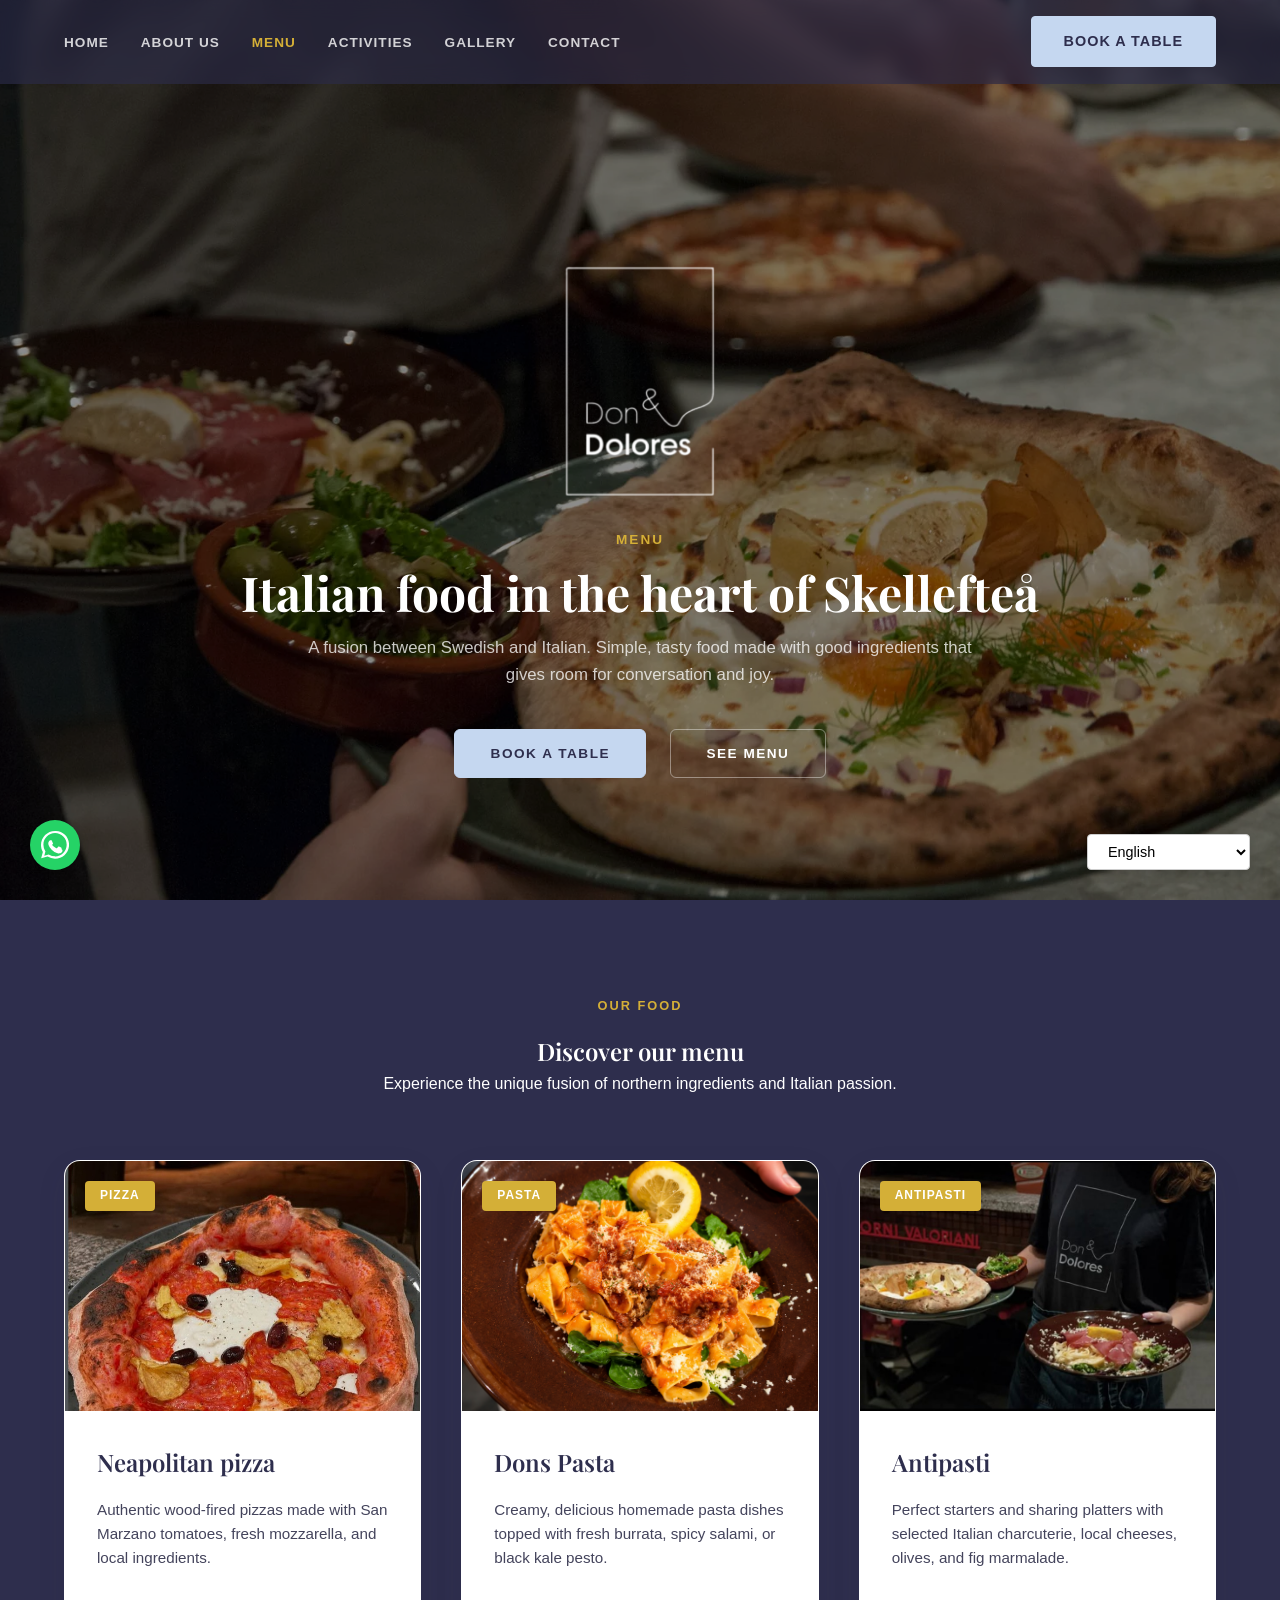
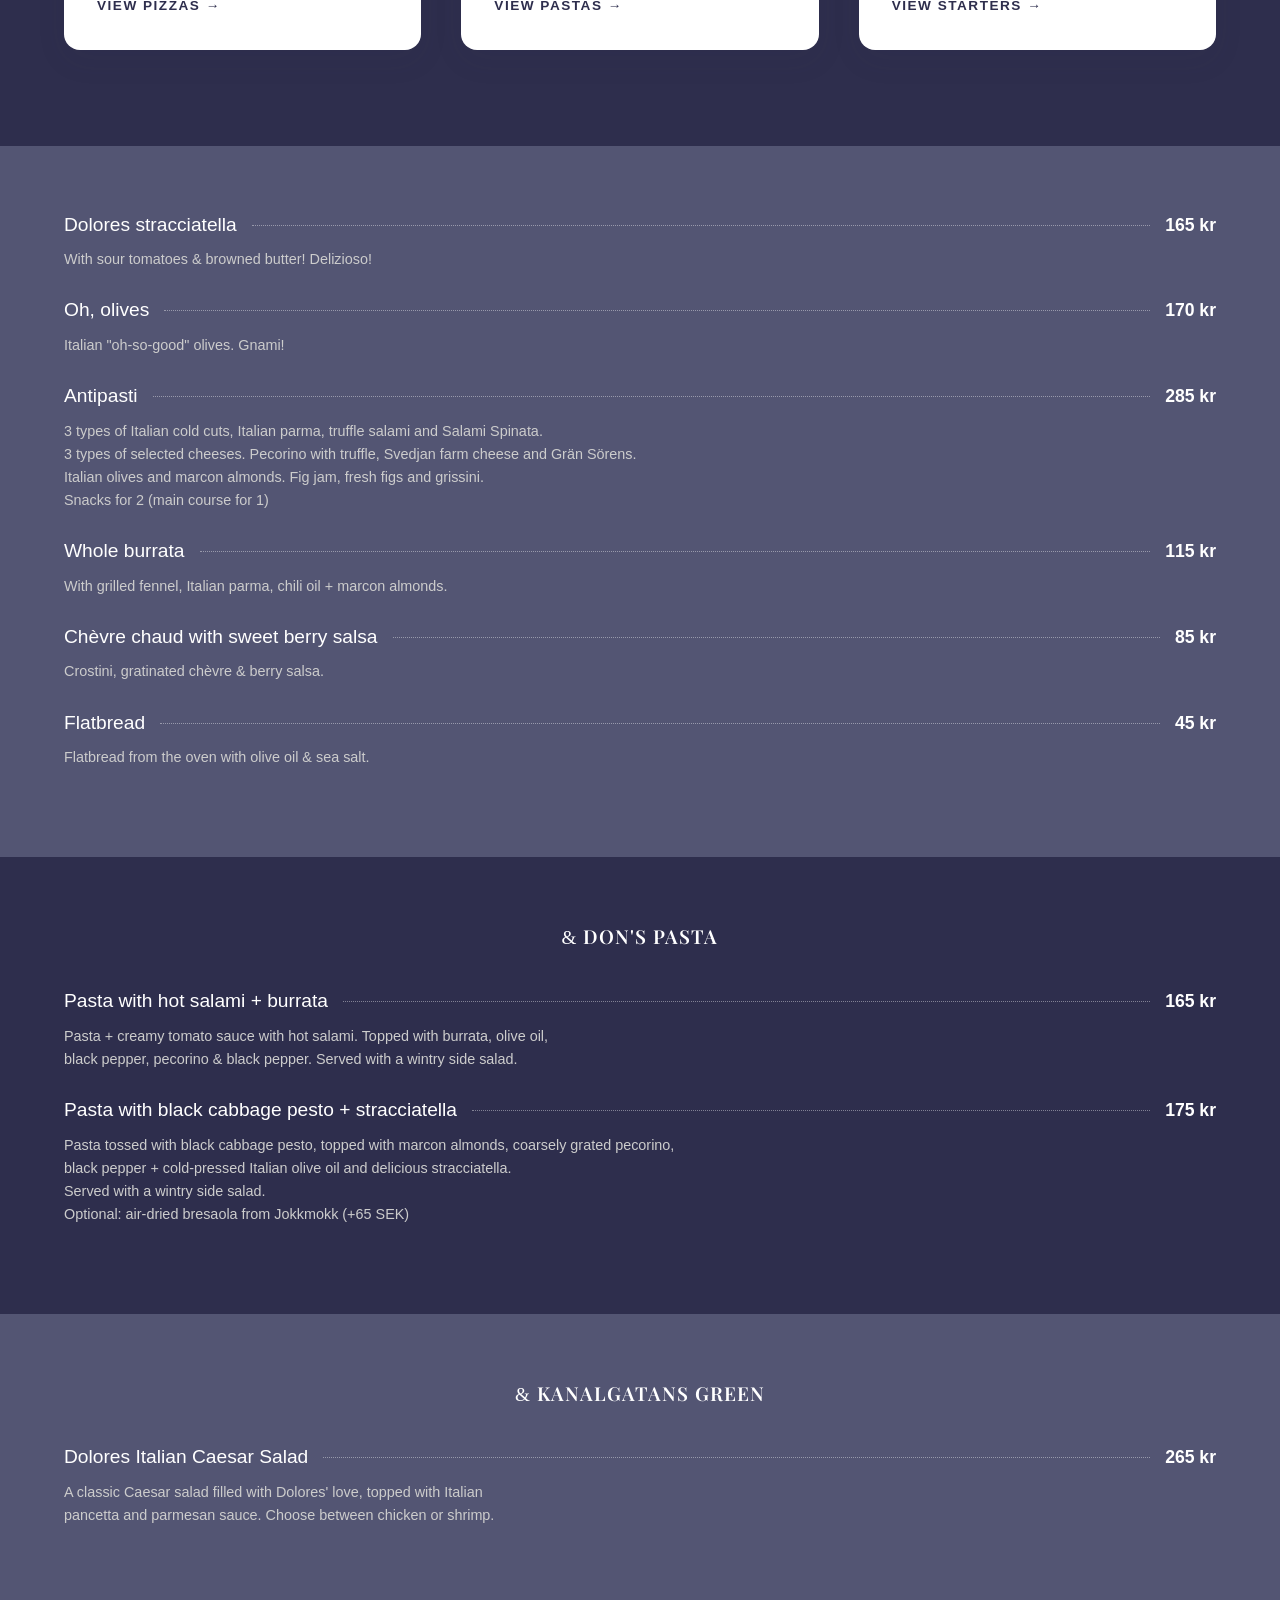
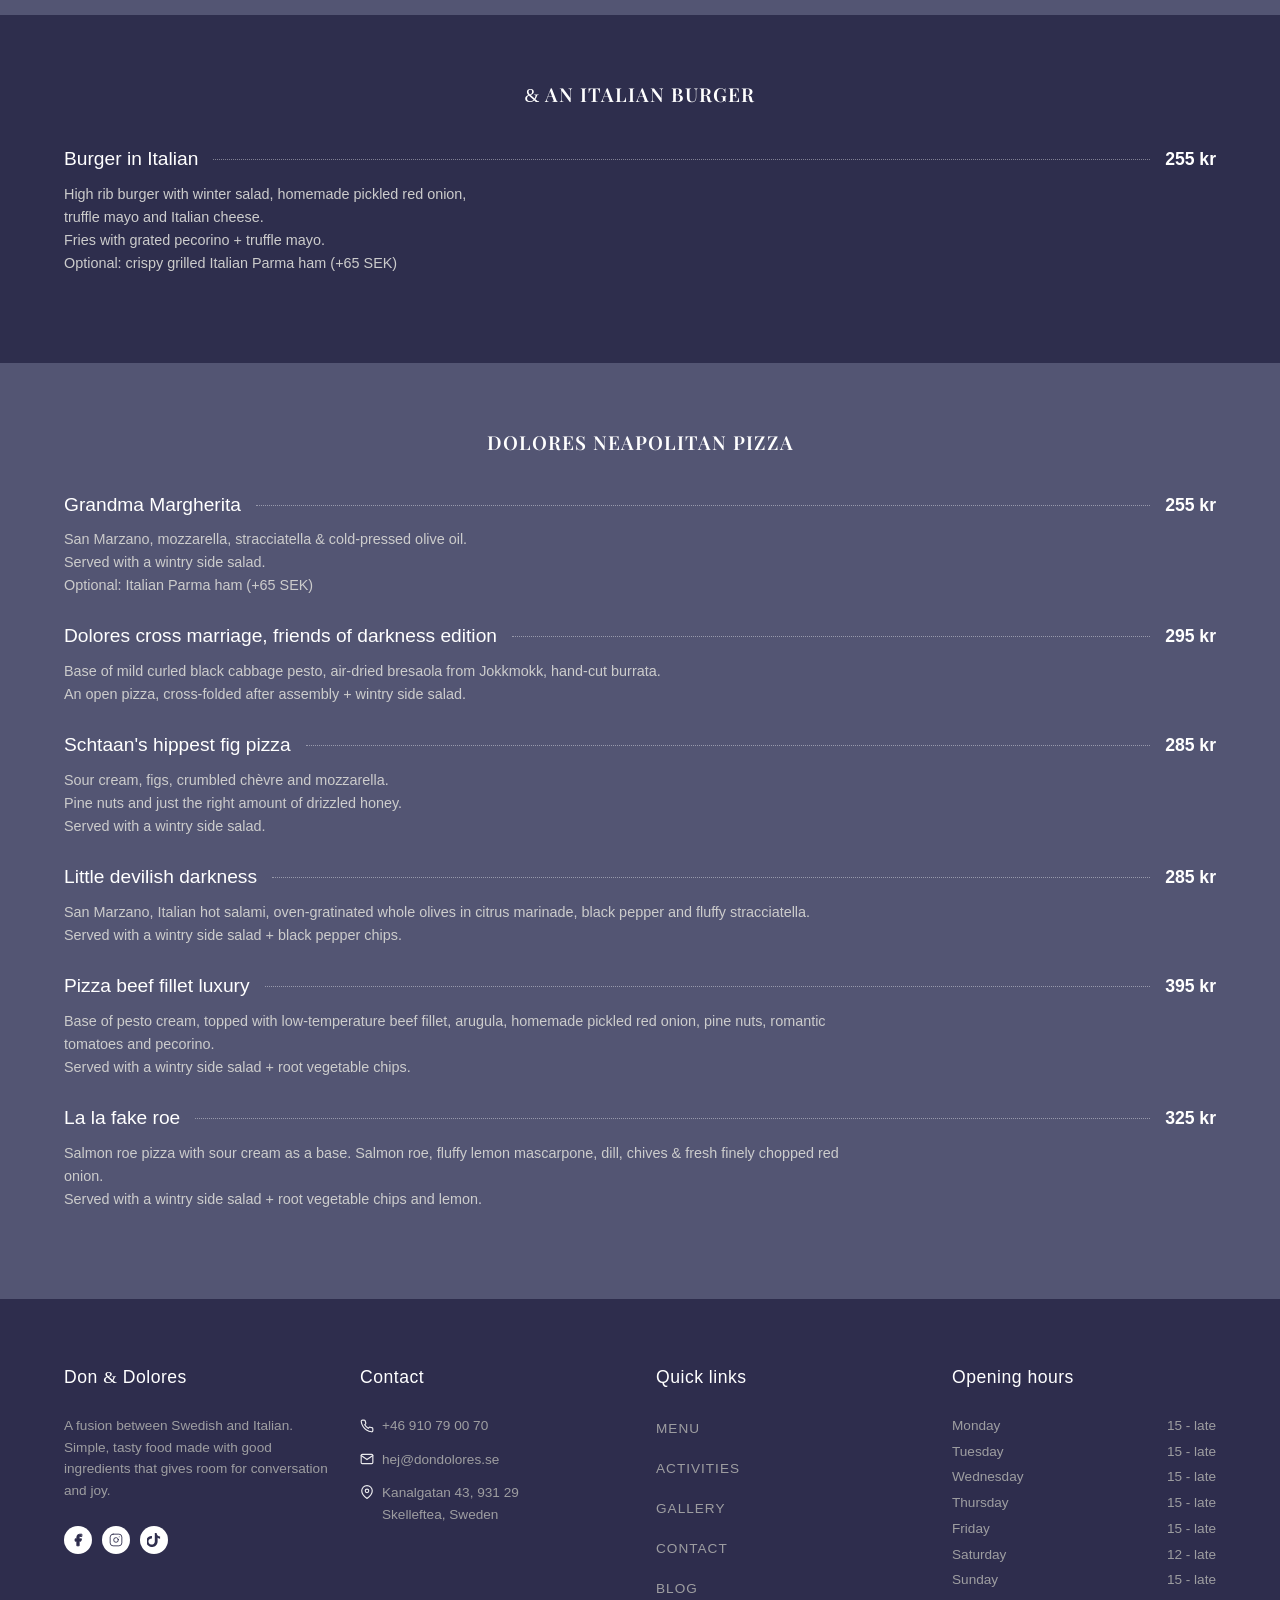
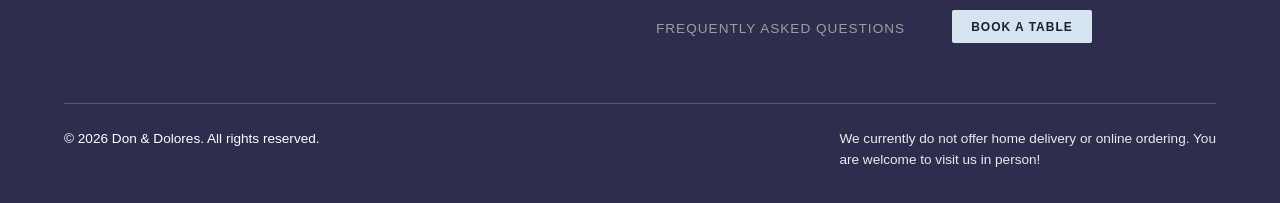
<file: menu.html>
<!DOCTYPE html>
<html lang="en">

<head>
    <meta charset="UTF-8">
    <meta name="viewport" content="width=device-width, initial-scale=1.0">
    <title>Menu | Don & Dolores</title>
    <link rel="stylesheet" href="css/main.css">
    <link rel="preconnect" href="https://fonts.googleapis.com">
    <link rel="preconnect" href="https://fonts.gstatic.com" crossorigin>
    <link
        href="https://fonts.googleapis.com/css2?family=Playfair+Display:ital,wght@0,400..900;1,400..900&family=Plus+Jakarta+Sans:ital,wght@0,200..800;1,200..800&display=swap"
        rel="stylesheet">
</head>

<body class="dark-hero-page">
    <!-- HEADER -->
    <header>
        <div class="container nav-container">
            <!-- <a href="index.html" class="logo-container" aria-label="Don & Dolores Home">
                <img src="assets/logo.webp" alt="Don & Dolores Logo" class="logo-img">
            </a> -->

            <nav>
                <ul class="nav-menu">
                    <li><a href="index.html" class="nav-link">HOME</a></li>
                    <li><a href="about.html" class="nav-link">ABOUT US</a></li>
                    <li><a href="menu.html" class="nav-link active">MENU</a></li>
                    <li><a href="index.html#aktiviteter" class="nav-link">ACTIVITIES</a></li>
                    <li><a href="gallery.html" class="nav-link">GALLERY</a></li>
                    <li><a href="index.html#kontakt" class="nav-link">CONTACT</a></li>
                </ul>
            </nav>

            <div class="nav-actions">
                <a href="#boka" class="btn btn-nav-booking open-booking">BOOK A TABLE</a>
                <button class="mobile-toggle" aria-label="Toggle Menu">
                    <span></span><span></span><span></span>
                </button>
            </div>
        </div>
    </header>

    <!-- MENU HERO SECTION -->
    <section class="hero menu-hero" id="home" style="background-image: url('gallery/19-scaled.webp');">
        <div class="hero-overlay"></div>
        <div class="container text-center">
            <!-- Centered Boxed Logo inside Hero -->
            <div class="hero-logo-wrap" style="margin-top: 10rem;margin-bottom: 0px;">
                <img src="assets/logo.webp" alt="Don & Dolores Logo" class="hero-logo-img"
                    style="width: 220px; height: auto;">
            </div>

            <span class="hero-subtitle"
                style="display: block; color: var(--accent-gold); font-size: 0.85rem; font-weight: 700; letter-spacing: 2px; text-transform: uppercase; margin-bottom: 1rem;">MENU</span>
            <h1 class="hero-title"
                style="font-size: clamp(2rem, 4vw, 3rem); font-family: 'Playfair Display', Georgia, serif; font-weight: 700; margin-bottom: 1rem; color: #ffffff;">
                Italian food in the heart of Skellefteå</h1>
            <p class="hero-desc"
                style="max-width: 700px; margin: 0 auto 2.5rem auto; font-size: 1.05rem; color: rgba(255, 255, 255, 0.85); line-height: 1.6;">
                A fusion between Swedish and Italian. Simple, tasty food made with good ingredients that gives room for
                conversation and joy.</p>

            <div class="hero-buttons">
                <a href="#boka" class="btn btn-hero-solid open-booking">BOOK A TABLE</a>
                <a href="#menu-start" class="btn btn-hero-outline">SEE MENU</a>
            </div>
        </div>


    </section>

    <!-- FEATURED CATEGORIES SECTION -->
    <section class="menu-preview-section bg-dark-blue" id="menu-start" style="padding: 6rem 0;">
        <div class="container">
            <div class="text-center" style="max-width: 700px; margin: 0 auto 4rem auto;">
                <span class="section-tag">OUR FOOD</span>
                <h2>Discover our menu</h2>
                <p>Experience the unique fusion of northern ingredients and Italian passion.</p>
            </div>

            <div class="events-grid">
                <!-- Card 1: Pizza -->
                <article class="event-card light-card">
                    <div class="event-img-wrap">
                        <img src="assets/pizza.jpg" alt="Neapolitan Pizza" class="event-img">
                        <span class="event-day-badge" style="background: var(--accent-gold);">PIZZA</span>
                    </div>
                    <div class="event-content"
                        style="display: flex; flex-direction: column; height: calc(100% - 250px); justify-content: space-between;">
                        <div>
                            <h3 class="event-title" style="font-family: 'Playfair Display', serif;">Neapolitan pizza
                            </h3>
                            <p class="event-desc" style="margin-bottom: 1.5rem;">Authentic wood-fired pizzas made with San
                                Marzano tomatoes, fresh mozzarella, and local ingredients.</p>
                        </div>
                        <a href="#pizza-category" class="activities-bottom-card-link">View pizzas &rarr;</a>
                    </div>
                </article>

                <!-- Card 2: Pasta -->
                <article class="event-card light-card">
                    <div class="event-img-wrap">
                        <img src="assets/pasta.png" alt="Fresh Pasta" class="event-img">
                        <span class="event-day-badge" style="background: var(--accent-gold);">PASTA</span>
                    </div>
                    <div class="event-content"
                        style="display: flex; flex-direction: column; height: calc(100% - 250px); justify-content: space-between;">
                        <div>
                            <h3 class="event-title" style="font-family: 'Playfair Display', serif;">Dons Pasta</h3>
                            <p class="event-desc" style="margin-bottom: 1.5rem;">Creamy, delicious homemade pasta dishes
                                topped with fresh burrata, spicy salami, or black kale pesto.</p>
                        </div>
                        <a href="#pasta-category" class="activities-bottom-card-link">View pastas &rarr;</a>
                    </div>
                </article>

                <!-- Card 3: Antipasti -->
                <article class="event-card light-card">
                    <div class="event-img-wrap">
                        <img src="assets/Antipasti.jpg" alt="Antipasti & Shareables" class="event-img">
                        <span class="event-day-badge" style="background: var(--accent-gold);">ANTIPASTI</span>
                    </div>
                    <div class="event-content"
                        style="display: flex; flex-direction: column; height: calc(100% - 250px); justify-content: space-between;">
                        <div>
                            <h3 class="event-title" style="font-family: 'Playfair Display', serif;">Antipasti</h3>
                            <p class="event-desc" style="margin-bottom: 1.5rem;">Perfect starters and sharing platters
                                with selected Italian charcuterie, local cheeses, olives, and fig marmalade.</p>
                        </div>
                        <a href="#antipasti-category" class="activities-bottom-card-link">View starters &rarr;</a>
                    </div>
                </article>
            </div>
        </div>
    </section>

    <!-- MENU LIST SECTION -->
    <section class="menu-list-section" style="background-color: #535573; color: #ffffff; padding: 4rem 0;">
        <div class="container menu-list-container">
            <!-- ANTIPASTI -->
            <div class="menu-category" id="antipasti-category" style="margin-bottom: 0;">

                <div class="menu-item">
                    <div class="menu-item-row">
                        <h3 class="menu-item-name">Dolores stracciatella</h3>
                        <div class="menu-item-dots"></div>
                        <span class="menu-item-price">165 kr</span>
                    </div>
                    <p class="menu-item-desc">With sour tomatoes & browned butter! Delizioso!</p>
                </div>

                <div class="menu-item">
                    <div class="menu-item-row">
                        <h3 class="menu-item-name">Oh, olives</h3>
                        <div class="menu-item-dots"></div>
                        <span class="menu-item-price">170 kr</span>
                    </div>
                    <p class="menu-item-desc">Italian "oh-so-good" olives. Gnami!</p>
                </div>

                <div class="menu-item">
                    <div class="menu-item-row">
                        <h3 class="menu-item-name">Antipasti</h3>
                        <div class="menu-item-dots"></div>
                        <span class="menu-item-price">285 kr</span>
                    </div>
                    <p class="menu-item-desc">3 types of Italian cold cuts, Italian parma, truffle salami and Salami
                        Spinata.<br>
                        3 types of selected cheeses. Pecorino with truffle, Svedjan farm cheese and Grän Sörens.<br>
                        Italian olives and marcon almonds. Fig jam, fresh figs and grissini.<br>
                        Snacks for 2 (main course for 1)</p>
                </div>

                <div class="menu-item">
                    <div class="menu-item-row">
                        <h3 class="menu-item-name">Whole burrata</h3>
                        <div class="menu-item-dots"></div>
                        <span class="menu-item-price">115 kr</span>
                    </div>
                    <p class="menu-item-desc">With grilled fennel, Italian parma, chili oil + marcon almonds.</p>
                </div>

                <div class="menu-item">
                    <div class="menu-item-row">
                        <h3 class="menu-item-name">Chèvre chaud with sweet berry salsa</h3>
                        <div class="menu-item-dots"></div>
                        <span class="menu-item-price">85 kr</span>
                    </div>
                    <p class="menu-item-desc">Crostini, gratinated chèvre & berry salsa.</p>
                </div>

                <div class="menu-item">
                    <div class="menu-item-row">
                        <h3 class="menu-item-name">Flatbread</h3>
                        <div class="menu-item-dots"></div>
                        <span class="menu-item-price">45 kr</span>
                    </div>
                    <p class="menu-item-desc">Flatbread from the oven with olive oil & sea salt.</p>
                </div>
            </div>
        </div>
    </section>

    <!-- DON'S PASTA -->
    <section class="menu-list-section" id="pasta-category"
        style="background-color: var(--bg-dark); color: #ffffff; padding: 4rem 0;">
        <div class="container menu-list-container">
            <div class="menu-category" style="margin-bottom: 0;">
                <h2 class="menu-category-title text-center"><span class="classic-amp">&amp;</span> DON'S PASTA</h2>

                <div class="menu-item">
                    <div class="menu-item-row">
                        <h3 class="menu-item-name">Pasta with hot salami + burrata</h3>
                        <div class="menu-item-dots"></div>
                        <span class="menu-item-price">165 kr</span>
                    </div>
                    <p class="menu-item-desc">Pasta + creamy tomato sauce with hot salami. Topped with burrata, olive
                        oil,<br>
                        black pepper, pecorino & black pepper. Served with a wintry side salad.</p>
                </div>

                <div class="menu-item">
                    <div class="menu-item-row">
                        <h3 class="menu-item-name">Pasta with black cabbage pesto + stracciatella</h3>
                        <div class="menu-item-dots"></div>
                        <span class="menu-item-price">175 kr</span>
                    </div>
                    <p class="menu-item-desc">Pasta tossed with black cabbage pesto, topped with marcon almonds,
                        coarsely grated pecorino,<br>
                        black pepper + cold-pressed Italian olive oil and delicious stracciatella.<br>
                        Served with a wintry side salad.<br>
                        Optional: air-dried bresaola from Jokkmokk (+65 SEK)</p>
                </div>
            </div>
        </div>
    </section>

    <!-- KANALGATANS GREEN -->
    <section class="menu-list-section" style="background-color: #535573; color: #ffffff; padding: 4rem 0;">
        <div class="container menu-list-container">
            <div class="menu-category" style="margin-bottom: 0;">
                <h2 class="menu-category-title text-center"><span class="classic-amp">&amp;</span> KANALGATANS GREEN</h2>

                <div class="menu-item">
                    <div class="menu-item-row">
                        <h3 class="menu-item-name">Dolores Italian Caesar Salad</h3>
                        <div class="menu-item-dots"></div>
                        <span class="menu-item-price">265 kr</span>
                    </div>
                    <p class="menu-item-desc">A classic Caesar salad filled with Dolores' love, topped with Italian<br>
                        pancetta and parmesan sauce. Choose between chicken or shrimp.</p>
                </div>
            </div>
        </div>
    </section>

    <!-- AN ITALIAN BURGER -->
    <section class="menu-list-section" style="background-color: var(--bg-dark); color: #ffffff; padding: 4rem 0;">
        <div class="container menu-list-container">
            <div class="menu-category" style="margin-bottom: 0;">
                <h2 class="menu-category-title text-center"><span class="classic-amp">&amp;</span> AN ITALIAN BURGER</h2>

                <div class="menu-item">
                    <div class="menu-item-row">
                        <h3 class="menu-item-name">Burger in Italian</h3>
                        <div class="menu-item-dots"></div>
                        <span class="menu-item-price">255 kr</span>
                    </div>
                    <p class="menu-item-desc">High rib burger with winter salad, homemade pickled red onion,<br>
                        truffle mayo and Italian cheese.<br>
                        Fries with grated pecorino + truffle mayo.<br>
                        Optional: crispy grilled Italian Parma ham (+65 SEK)</p>
                </div>
            </div>
        </div>
    </section>

    <!-- NEAPOLITAN PIZZA -->
    <section class="menu-list-section" id="pizza-category"
        style="background-color: #535573; color: #ffffff; padding: 4rem 0;">
        <div class="container menu-list-container">
            <div class="menu-category" style="margin-bottom: 0;">
                <h2 class="menu-category-title text-center">DOLORES NEAPOLITAN PIZZA</h2>

                <div class="menu-item">
                    <div class="menu-item-row">
                        <h3 class="menu-item-name">Grandma Margherita</h3>
                        <div class="menu-item-dots"></div>
                        <span class="menu-item-price">255 kr</span>
                    </div>
                    <p class="menu-item-desc">San Marzano, mozzarella, stracciatella & cold-pressed olive oil.<br>
                        Served with a wintry side salad.<br>
                        Optional: Italian Parma ham (+65 SEK)</p>
                </div>

                <div class="menu-item">
                    <div class="menu-item-row">
                        <h3 class="menu-item-name">Dolores cross marriage, friends of darkness edition</h3>
                        <div class="menu-item-dots"></div>
                        <span class="menu-item-price">295 kr</span>
                    </div>
                    <p class="menu-item-desc">Base of mild curled black cabbage pesto, air-dried bresaola from Jokkmokk,
                        hand-cut burrata.<br>
                        An open pizza, cross-folded after assembly + wintry side salad.</p>
                </div>

                <div class="menu-item">
                    <div class="menu-item-row">
                        <h3 class="menu-item-name">Schtaan's hippest fig pizza</h3>
                        <div class="menu-item-dots"></div>
                        <span class="menu-item-price">285 kr</span>
                    </div>
                    <p class="menu-item-desc">Sour cream, figs, crumbled chèvre and mozzarella.<br>
                        Pine nuts and just the right amount of drizzled honey.<br>
                        Served with a wintry side salad.</p>
                </div>

                <div class="menu-item">
                    <div class="menu-item-row">
                        <h3 class="menu-item-name">Little devilish darkness</h3>
                        <div class="menu-item-dots"></div>
                        <span class="menu-item-price">285 kr</span>
                    </div>
                    <p class="menu-item-desc">San Marzano, Italian hot salami, oven-gratinated whole olives in citrus
                        marinade, black pepper and fluffy stracciatella.<br>
                        Served with a wintry side salad + black pepper chips.</p>
                </div>

                <div class="menu-item">
                    <div class="menu-item-row">
                        <h3 class="menu-item-name">Pizza beef fillet luxury</h3>
                        <div class="menu-item-dots"></div>
                        <span class="menu-item-price">395 kr</span>
                    </div>
                    <p class="menu-item-desc">Base of pesto cream, topped with low-temperature beef fillet, arugula,
                        homemade pickled red onion, pine nuts, romantic tomatoes and pecorino.<br>
                        Served with a wintry side salad + root vegetable chips.</p>
                </div>

                <div class="menu-item">
                    <div class="menu-item-row">
                        <h3 class="menu-item-name">La la fake roe</h3>
                        <div class="menu-item-dots"></div>
                        <span class="menu-item-price">325 kr</span>
                    </div>
                    <p class="menu-item-desc">Salmon roe pizza with sour cream as a base. Salmon roe, fluffy lemon
                        mascarpone, dill, chives & fresh finely chopped red onion.<br>
                        Served with a wintry side salad + root vegetable chips and lemon.</p>
                </div>
            </div>

        </div>
    </section>

    <!-- FOOTER SECTION -->
        <footer id="kontakt" style="background-color: #2e2d4d; color: #ffffff; padding: 4rem 0 2rem 0; font-family: 'Inter', sans-serif;">
        <div class="container footer-grid" style="display: grid; grid-template-columns: repeat(4, 1fr); gap: 2rem;">
            <!-- Col 1: Brand Info -->
            <div class="footer-col">
                <h3 style="font-family: 'Inter', sans-serif; font-weight: 500; font-size: 1.1rem; margin-bottom: 1.5rem; letter-spacing: 0.5px;">Don <span class="classic-amp">&amp;</span> Dolores</h3>
                <p style="font-size: 0.85rem; line-height: 1.6; opacity: 0.9; margin-bottom: 1.5rem;">A fusion between Swedish and Italian. Simple, tasty food made with good ingredients that gives room for conversation and joy.</p>
                <div class="footer-socials" style="display: flex; gap: 10px;">
                    <a href="https://www.facebook.com/dondolores.skelleftea/" target="_blank" aria-label="Facebook" style="display: flex; align-items: center; justify-content: center; width: 28px; height: 28px; background-color: #ffffff; border-radius: 50%; color: #2e2d4d;">
                        <svg width="14" height="14" viewBox="0 0 24 24" fill="currentColor">
                            <path d="M18 2h-3a5 5 0 0 0-5 5v3H7v4h3v8h4v-8h3l1-4h-4V7a1 1 0 0 1 1-1h3z" stroke="currentColor" stroke-width="1.5" stroke-linecap="round" stroke-linejoin="round"/>
                        </svg>
                    </a>
                    <a href="https://www.instagram.com/dondolores_skelleftea/" target="_blank" aria-label="Instagram" style="display: flex; align-items: center; justify-content: center; width: 28px; height: 28px; background-color: #ffffff; border-radius: 50%; color: #2e2d4d;">
                        <svg width="14" height="14" viewBox="0 0 24 24" fill="none" stroke="currentColor" stroke-width="1.5" stroke-linecap="round" stroke-linejoin="round">
                            <rect x="2" y="2" width="20" height="20" rx="5" ry="5"></rect>
                            <path d="M16 11.37A4 4 0 1 1 12.63 8 4 4 0 0 1 16 11.37z"></path>
                            <line x1="17.5" y1="6.5" x2="17.51" y2="6.5"></line>
                        </svg>
                    </a>
                    <a href="#" aria-label="Tiktok" style="display: flex; align-items: center; justify-content: center; width: 28px; height: 28px; background-color: #ffffff; border-radius: 50%; color: #2e2d4d;">
                        <svg width="14" height="14" viewBox="0 0 24 24" fill="currentColor">
                            <path d="M12.525.02c1.31-.02 2.61-.01 3.91-.02.08 1.53.63 3.09 1.75 4.17 1.12 1.11 2.7 1.62 4.24 1.79v4.03c-1.44-.17-2.86-.74-3.99-1.72-.08-.07-.17-.17-.24-.26v6.23c.12 5.64-5.06 10.42-10.74 9.75-5.18-.5-9.35-5.26-8.9-10.49.39-4.83 4.67-8.77 9.53-8.25.13.01.26.04.39.06v4.09c-.1-.03-.21-.05-.31-.06-2.6-.33-5.02 1.34-5.55 3.91-.67 3.06 1.42 6.11 4.5 6.46 2.92.36 5.8-1.57 6.22-4.47.08-.5.06-1.02.06-1.53V.02z"/>
                        </svg>
                    </a>
                </div>
            </div>

            <!-- Col 2: Contact -->
            <div class="footer-col">
                <h3 style="font-family: 'Inter', sans-serif; font-weight: 500; font-size: 1.1rem; margin-bottom: 1.5rem; letter-spacing: 0.5px;">Contact</h3>
                <ul class="contact-list" style="list-style:none; padding:0; font-size: 0.85rem; opacity: 0.9;">
                    <li style="display:flex; align-items:center; gap: 8px; margin-bottom:12px;">
                        <svg width="14" height="14" viewBox="0 0 24 24" fill="none" stroke="currentColor" stroke-width="2" stroke-linecap="round" stroke-linejoin="round">
                            <path d="M22 16.92v3a2 2 0 0 1-2.18 2 19.79 19.79 0 0 1-8.63-3.07 19.5 19.5 0 0 1-6-6 19.79 19.79 0 0 1-3.07-8.67A2 2 0 0 1 4.11 2h3a2 2 0 0 1 2 1.72 12.84 12.84 0 0 0 .7 2.81 2 2 0 0 1-.45 2.11L8.09 9.91a16 16 0 0 0 6 6l1.27-1.27a2 2 0 0 1 2.11-.45 12.84 12.84 0 0 0 2.81.7A2 2 0 0 1 22 16.92z"/>
                        </svg>
                        <a href="tel:+46910790070">+46 910 79 00 70</a>
                    </li>
                    <li style="display:flex; align-items:center; gap: 8px; margin-bottom:12px;">
                        <svg width="14" height="14" viewBox="0 0 24 24" fill="none" stroke="currentColor" stroke-width="2" stroke-linecap="round" stroke-linejoin="round">
                            <path d="M4 4h16c1.1 0 2 .9 2 2v12c0 1.1-.9 2-2 2H4c-1.1 0-2-.9-2-2V6c0-1.1.9-2 2-2z"/>
                            <polyline points="22,6 12,13 2,6"/>
                        </svg>
                        <a href="mailto:hej@dondolores.se">hej@dondolores.se</a>
                    </li>
                    <li style="display:flex; align-items:flex-start; gap: 8px;">
                        <svg width="14" height="14" viewBox="0 0 24 24" fill="none" stroke="currentColor" stroke-width="2" stroke-linecap="round" stroke-linejoin="round" style="margin-top: 3px;">
                            <path d="M21 10c0 7-9 13-9 13s-9-6-9-13a9 9 0 0 1 18 0z"/>
                            <circle cx="12" cy="10" r="3"/>
                        </svg>
                        <a href="#" target="_blank">Kanalgatan 43, 931 29<br>Skelleftea, Sweden</a>
                    </li>
                </ul>
            </div>

            <!-- Col 3: Quick Links -->
            <div class="footer-col">
                <h3 style="font-family: 'Inter', sans-serif; font-weight: 500; font-size: 1.1rem; margin-bottom: 1.5rem; letter-spacing: 0.5px;">Quick links</h3>
                <ul class="footer-links" style="list-style:none; padding:0; font-size: 0.85rem; text-transform: uppercase; line-height: 2; opacity: 0.9;">
                    <li><a href="menu.html">MENU</a></li>
                    <li><a href="index.html#aktiviteter">ACTIVITIES</a></li>
                    <li><a href="gallery.html">GALLERY</a></li>
                    <li><a href="index.html#kontakt">CONTACT</a></li>
                    <li><a href="#">BLOG</a></li>
                    <li><a href="index.html#faq">FREQUENTLY ASKED QUESTIONS</a></li>
                </ul>
            </div>

            <!-- Col 4: Opening hours -->
            <div class="footer-col">
                <h3 style="font-family: 'Inter', sans-serif; font-weight: 500; font-size: 1.1rem; margin-bottom: 1.5rem; letter-spacing: 0.5px;">Opening hours</h3>
                <div class="hours-list" style="font-size: 0.85rem; opacity: 0.9; display: grid; grid-template-columns: 1fr auto; row-gap: 4px;">
                    <span>Monday</span><span>15 - late</span>
                    <span>Tuesday</span><span>15 - late</span>
                    <span>Wednesday</span><span>15 - late</span>
                    <span>Thursday</span><span>15 - late</span>
                    <span>Friday</span><span>15 - late</span>
                    <span>Saturday</span><span>12 - late</span>
                    <span>Sunday</span><span>15 - late</span>
                </div>
                <button class="btn open-booking" style="margin-top: 1.2rem; display: inline-block; background-color: #D6E4F0; color: #1C1D30; font-size: 0.75rem; padding: 0.6rem 1.2rem; border-radius: 2px;">BOOK A TABLE</button>
            </div>
        </div>

        <!-- Footer Bottom -->
        <div class="container">
            <div class="footer-bottom" style="display:flex; justify-content:space-between; align-items:flex-start; margin-top:3rem; padding-top:1.5rem; border-top:1px solid rgba(255,255,255,0.2); font-size: 0.85rem;">
                <span class="footer-copy">© 2026 Don &amp; Dolores. All rights reserved.</span>
                <span class="footer-note" style="text-align:left; opacity: 0.9;">We currently do not offer home delivery or online ordering. You<br>are welcome to visit us in person!</span>
            </div>
        </div>
    </footer>

    <!-- WhatsApp Floating Icon -->
    <a href="#" class="whatsapp-float">
        <svg viewBox="0 0 24 24" fill="currentColor">
            <path
                d="M12.031 0C5.383 0 0 5.383 0 12.031c0 2.112.551 4.184 1.597 6.002L.135 23.364l5.48-1.439a11.97 11.97 0 006.416 1.838h.005c6.645 0 12.028-5.383 12.028-12.027 0-3.218-1.253-6.246-3.529-8.522A11.968 11.968 0 0012.031 0zm0 21.737h-.004a9.96 9.96 0 01-5.066-1.378l-.364-.216-3.766.988.995-3.674-.236-.376a9.971 9.971 0 01-1.523-5.29c0-5.5 4.478-9.977 9.98-9.977 2.666 0 5.171 1.039 7.054 2.922a9.977 9.977 0 012.92 7.058c-.001 5.5-4.48 9.977-9.98 9.977zM17.5 14.28c-.3-.15-1.785-.88-2.062-.98-.277-.1-.479-.15-.68.15-.202.3-.778.98-.953 1.18-.175.2-.35.225-.65.075-1.493-.746-2.585-1.365-3.567-2.616-.255-.325.253-.301.696-.887.15-.2.075-.375 0-.525-.075-.15-.68-1.64-.93-2.247-.243-.591-.49-.51-.68-.52h-.581c-.2 0-.525.075-.8.375-.275.3-1.05 1.025-1.05 2.5 0 1.475 1.075 2.9 1.225 3.1.15.2 2.115 3.225 5.12 4.525.714.31 1.27.495 1.704.633.716.227 1.368.195 1.88.118.572-.086 1.785-.73 2.035-1.43.25-.7.25-1.3.175-1.43-.075-.13-.275-.205-.575-.355z" />
        </svg>
        <span class="whatsapp-tooltip">Contact us</span>
    </a>

    <!-- WAITERAID BOOKING MODAL -->
    <!-- (Will be handled in JS via shared snippet or duplicated, for simplicity duplicating modal structure here) -->
    <div class="booking-modal" id="bookingModal">
        <div class="booking-content">
            <div class="booking-header">
                <button class="booking-back" id="modalBackBtn" style="display:none;" aria-label="Go back"><svg
                        width="24" height="24" viewBox="0 0 24 24" fill="none" stroke="currentColor" stroke-width="2">
                        <polyline points="15 18 9 12 15 6"></polyline>
                    </svg></button>
                <h3 class="booking-modal-title">DON & DOLORES</h3>
                <button class="booking-close" aria-label="Close modal">&times;</button>
            </div>

            <div class="booking-body">
                <!-- STEP 1: Meal -->
                <div class="booking-step active" id="step1">
                    <p data-translate="selectMeal" style="font-size: 0.9rem; margin-bottom: 0.5rem;">Select meal</p>
                    <button class="meal-btn" data-translate="dinner" onclick="nextStep(2)">Dinner</button>
                </div>

                <!-- STEP 2: Guests -->
                <div class="booking-step" id="step2">
                    <div class="selection-summary" data-translate="dinner">Dinner</div>
                    <p data-translate="selectGuestsTitle"
                        style="font-size: 0.8rem; font-weight:700; margin: 1rem 0 0.5rem; letter-spacing:1px;">SELECT NUMBER OF GUESTS</p>
                    <ul class="guest-list">
                        <li><button class="guest-btn" data-guests-count="1" onclick="selectGuests(1)">1 guest</button>
                        </li>
                        <li><button class="guest-btn" data-guests-count="2" onclick="selectGuests(2)">2
                                personer</button></li>
                        <li><button class="guest-btn" data-guests-count="3" onclick="selectGuests(3)">3
                                personer</button></li>
                        <li><button class="guest-btn" data-guests-count="4" onclick="selectGuests(4)">4
                                personer</button></li>
                        <li><button class="guest-btn" data-guests-count="5" onclick="selectGuests(5)">5
                                personer</button></li>
                        <li><button class="guest-btn" data-guests-count="6" onclick="selectGuests(6)">6
                                personer</button></li>
                        <li><button class="guest-btn" data-guests-count="7" onclick="selectGuests(7)">7
                                personer</button></li>
                        <li><button class="guest-btn" data-guests-count="8" onclick="selectGuests(8)">8
                                personer</button></li>
                        <li><button class="guest-btn" data-guests-count="9+" onclick="selectGuests('9+')">9+
                                personer</button></li>
                    </ul>
                </div>

                <!-- STEP 3: Date & Children -->
                <div class="booking-step" id="step3">
                    <div class="selection-summary" data-translate="dinner">Dinner</div>
                    <div class="booking-filters">
                        <select class="filter-select" id="guestCountSelect">
                            <option value="2">2 guests</option>
                        </select>
                        <select class="filter-select" id="childCountSelect">
                            <option value="0" data-translate="childrenCountDefault">Number of children</option>
                            <option value="0" data-translate="children0">0 Children</option>
                            <option value="1" data-translate="children1">1 Child</option>
                            <option value="2" data-translate="children2">2 Children</option>
                        </select>
                    </div>

                    <div class="calendar-view">
                        <div class="month-block">
                            <h4 class="month-title" id="monthTitle" data-month-name="JULY" data-year="2026">JULY 2026
                            </h4>
                            <div class="calendar-grid">
                                <div class="cal-day-header" data-day="1">MON</div>
                                <div class="cal-day-header" data-day="2">TUE</div>
                                <div class="cal-day-header" data-day="3">WED</div>
                                <div class="cal-day-header" data-day="4">THU</div>
                                <div class="cal-day-header" data-day="5">FRI</div>
                                <div class="cal-day-header" data-day="6">SAT</div>
                                <div class="cal-day-header" data-day="7">SUN</div>
                                <div class="cal-day disabled">29</div>
                                <div class="cal-day disabled">30</div>
                                <div class="cal-day disabled">01</div>
                                <div class="cal-day active" onclick="selectDate('3 July')">02</div>
                                <div class="cal-day">03</div>
                                <div class="cal-day">04</div>
                                <div class="cal-day">05</div>
                                <div class="cal-day">06</div>
                                <div class="cal-day">07</div>
                                <div class="cal-day">08</div>
                                <div class="cal-day">09</div>
                                <div class="cal-day">10</div>
                                <div class="cal-day">11</div>
                                <div class="cal-day">12</div>
                            </div>
                        </div>
                    </div>
                </div>

                <!-- STEP 4: Time Selection -->
                <div class="booking-step" id="step4">
                    <div class="selection-summary" data-translate="dinner" style="margin-bottom:0.5rem;">Dinner</div>
                    <div class="selection-details">
                        <span><svg width="14" height="14" viewBox="0 0 24 24" fill="none" stroke="currentColor"
                                stroke-width="2">
                                <path d="M17 21v-2a4 4 0 0 0-4-4H5a4 4 0 0 0-4 4v2"></path>
                                <circle cx="9" cy="7" r="4"></circle>
                                <path d="M23 21v-2a4 4 0 0 0-3-3.87"></path>
                                <path d="M16 3.13a4 4 0 0 1 0 7.75"></path>
                            </svg> <span id="finalGuests">2 guests</span></span>
                        <span><svg width="14" height="14" viewBox="0 0 24 24" fill="none" stroke="currentColor"
                                stroke-width="2">
                                <rect x="3" y="4" width="18" height="18" rx="2" ry="2"></rect>
                                <line x1="16" y1="2" x2="16" y2="6"></line>
                                <line x1="8" y1="2" x2="8" y2="6"></line>
                                <line x1="3" y1="10" x2="21" y2="10"></line>
                            </svg> <span id="finalDate">3 July</span></span>
                        <span><svg width="14" height="14" viewBox="0 0 24 24" fill="none" stroke="currentColor"
                                stroke-width="2">
                                <circle cx="12" cy="12" r="10"></circle>
                                <polyline points="12 6 12 12 16 14"></polyline>
                            </svg> <span data-translate="time">Time</span></span>
                    </div>

                    <div class="time-list">
                        <div class="time-row"><span>16:00</span><button class="btn-book-time"
                                data-translate="book">BOOK</button></div>
                        <div class="time-row"><span>16:15</span><button class="btn-book-time"
                                data-translate="book">BOOK</button></div>
                        <div class="time-row"><span>16:30</span><button class="btn-book-time"
                                data-translate="book">BOOK</button></div>
                        <div class="time-row"><span>16:45</span><button class="btn-book-time"
                                data-translate="book">BOOK</button></div>
                        <div class="time-row"><span>17:00</span><button class="btn-book-time"
                                data-translate="book">BOOK</button></div>
                        <div class="time-row"><span>17:15</span><button class="btn-book-time"
                                data-translate="book">BOOK</button></div>
                        <div class="time-row"><span>17:30</span><button class="btn-book-time"
                                data-translate="book">BOOK</button></div>
                    </div>
                </div>

            </div>

            <!-- Modal Footer -->
            <div class="booking-footer">
                <div class="booking-footer-left">
                    <span style="font-weight:700; letter-spacing: -1px; font-size:1.1rem; color:#ccc;">BB<span
                            style="font-size:0.6rem; vertical-align:top; display:inline-block; line-height:1; margin-left:2px;">BOOK<br>BORD</span></span>
                    <a href="#"
                        style="color:#aaa; text-decoration:none; display:flex; align-items:center; gap:4px; font-size:0.8rem; margin-left:15px;"><svg
                            width="14" height="14" viewBox="0 0 24 24" fill="none" stroke="currentColor"
                            stroke-width="2">
                            <path d="M15 3h4a2 2 0 0 1 2 2v14a2 2 0 0 1-2 2h-4"></path>
                            <polyline points="10 17 15 12 10 7"></polyline>
                            <line x1="15" y1="12" x2="3" y2="12"></line>
                        </svg> <span data-translate="login">Log in</span></a>
                </div>
                <div class="booking-footer-right" style="position: relative;">
                    <button class="lang-switch-btn"
                        style="background: none; border: none; color: inherit; font-size: inherit; display: flex; align-items: center; gap: 2px; cursor: pointer; padding: 0;">
                        <svg width="12" height="12" viewBox="0 0 24 24" fill="none" stroke="currentColor"
                            stroke-width="2" style="margin-right:2px;">
                            <circle cx="12" cy="12" r="10"></circle>
                            <line x1="2" y1="12" x2="22" y2="12"></line>
                            <path
                                d="M12 2a15.3 15.3 0 0 1 4 10 15.3 15.3 0 0 1-4 10 15.3 15.3 0 0 1-4-10 15.3 15.3 0 0 1 4-10z">
                            </path>
                        </svg>
                        <span class="current-lang">English</span>
                    </button>
                    <div class="lang-dropdown">
                        <button class="lang-dropdown-option" data-lang="sv" style="background: none; border: none; width: 100%; text-align: left; display: flex; justify-content: space-between; align-items: center; font-size: 0.8rem; padding: 8px 12px; cursor: pointer;">
                            <span>Swedish</span>
                            <span class="check-icon" style="display: none;">✓</span>
                        </button>
                        <button class="lang-dropdown-option active" data-lang="en" style="background: none; border: none; width: 100%; text-align: left; display: flex; justify-content: space-between; align-items: center; font-size: 0.8rem; padding: 8px 12px; cursor: pointer;">
                            <span>English</span>
                            <span class="check-icon">✓</span>
                        </button>
                    </div>
                </div>
            </div>
        </div>
    </div>

    <!-- Floating Language Switcher -->
    <div class="lang-switcher-float">
        <select class="lang-select">
            <option value="" disabled>Select Language</option>
            <option value="en" selected>English</option>
            <option value="sv">Swedish</option>
        </select>
    </div>

    <script src="js/main.js"></script>
</body>

</html>
</file>
<file: css/main.css>
:root {
    --bg-light: #C5D7F0;
    --bg-dark: #2E2E4D;
    --bg-darker: #2E2E4D;
    --text-primary: #1C1B1A;
    --text-secondary: #5A5A58;
    --accent-gold: #D4AF37;
    --border-light: rgba(0,0,0,0.1);
    --border-dark: rgba(255,255,255,0.1);
    --modal-bg: #FFFFFF;
    --btn-blue: #00A3D9;
}

* {
    box-sizing: border-box;
    margin: 0;
    padding: 0;
}

body {
    font-family: 'Inter', sans-serif;
    color: var(--text-primary);
    background-color: var(--bg-light);
    line-height: 1.6;
    overflow-x: hidden;
}

h1, h2, h3, h4, h5, h6 {
    font-family: 'Playfair Display', serif;
    font-weight: 600;
}

a {
    color: inherit;
    text-decoration: none;
    transition: color 0.3s ease;
}

.text-center { text-align: center; }
.container {
    width: 90%;
    max-width: 1200px;
    margin: 0 auto;
}

/* BUTTONS */
.btn {
    display: inline-block;
    padding: 0.8rem 2rem;
    font-size: 0.9rem;
    font-weight: 600;
    text-transform: uppercase;
    letter-spacing: 1px;
    border: none;
    cursor: pointer;
    transition: all 0.3s ease;
    border-radius: 4px;
}

.btn-nav-booking {
    background-color: #2E2E4D !important;
    color: #ffffff !important;
    border: 1px solid #2E2E4D !important;
    transition: all 0.3s cubic-bezier(0.165, 0.84, 0.44, 1);
}
.btn-nav-booking:hover {
    background-color: transparent !important;
    color: #2E2E4D !important;
    transform: translateY(-2px);
}

/* Dark header / dark banner responsive overrides */
header.scrolled .btn-nav-booking,
.dark-hero-page header:not(.scrolled) .btn-nav-booking {
    background-color: #C5D7F0 !important;
    color: #2E2E4D !important;
    border-color: #C5D7F0 !important;
}
header.scrolled .btn-nav-booking:hover,
.dark-hero-page header:not(.scrolled) .btn-nav-booking:hover {
    background-color: transparent !important;
    color: #ffffff !important;
    border-color: #ffffff !important;
}

.btn-outline {
    background-color: transparent;
    border: 1px solid var(--text-primary);
    color: var(--text-primary);
}
.btn-outline:hover {
    background-color: var(--text-primary);
    color: var(--bg-light);
}

/* HEADER & NAV */
header {
    position: fixed;
    top: 0;
    left: 0;
    width: 100%;
    z-index: 1000;
    padding: 1rem 0;
    background: rgba(46, 46, 77, 0.6);
    backdrop-filter: blur(10px);
    border-bottom: 1px solid transparent;
    transition: background 0.3s ease, padding 0.3s ease, border-color 0.3s ease;
}

header.scrolled {
    background-color: #2E2E4D !important;
    background: #2E2E4D !important;
    backdrop-filter: blur(10px);
    border-bottom: 1px solid var(--border-dark);
    padding: 0.5rem 0;
}

.nav-container {
    display: flex;
    justify-content: space-between;
    align-items: center;
}

.logo-container {
    height: 60px;
    color: #fff;
    display: inline-block;
    transition: transform 0.3s ease;
}

.logo-svg {
    height: 100%;
    width: auto;
}

.nav-menu {
    display: flex;
    gap: 2rem;
    list-style: none;
}

.nav-link {
    font-size: 0.85rem;
    font-weight: 600;
    text-transform: uppercase;
    letter-spacing: 1px;
    color: #fff;
    opacity: 0.8;
}
.nav-link:hover, .nav-link.active {
    opacity: 1;
    color: var(--accent-gold);
}

.nav-actions {
    display: flex;
    align-items: center;
    gap: 1.5rem;
}

.mobile-toggle {
    display: none;
    background: none;
    border: none;
    cursor: pointer;
    flex-direction: column;
    gap: 5px;
}

.mobile-toggle span {
    display: block;
    width: 25px;
    height: 2px;
    background: #fff;
}

/* HERO */
.hero {
    height: 100vh;
    min-height: 600px;
    position: relative;
    display: flex;
    align-items: center;
    color: #fff;
    padding-top: 80px;
    background-attachment: fixed;
    background-size: cover;
    background-position: center;
    background-repeat: no-repeat;
}

.hero .container {
    position: relative;
    z-index: 2;
}

.hero-overlay {
    position: absolute;
    top: 0;
    left: 0;
    width: 100%;
    height: 100%;
    background: rgba(0, 0, 0, 0.45);
    z-index: 1;
}

.hero-subtitle {
    display: block;
    font-size: 0.9rem;
    letter-spacing: 3px;
    text-transform: uppercase;
    margin-bottom: 1rem;
    color: var(--accent-gold);
}

.hero-title {
    font-size: clamp(3rem, 5vw, 5rem);
    line-height: 1.1;
    margin-bottom: 1.5rem;
}

.hero-desc {
    font-size: 1.2rem;
    max-width: 600px;
    margin: 0 auto 3rem auto;
    opacity: 0.9;
}

.hero-buttons {
    display: flex;
    gap: 1.5rem;
    justify-content: center;
    align-items: center;
}
.hero-buttons .btn:first-child {
    background-color: transparent;
    border: 1px solid #fff;
    color: #fff;
}

/* SECTION COMMON */
section {
    padding: 8rem 0;
}

.section-tag {
    display: block;
    font-size: 0.8rem;
    letter-spacing: 2px;
    text-transform: uppercase;
    color: var(--accent-gold);
    margin-bottom: 1rem;
    font-weight: 600;
}

/* PHILOSOPHY */
.philosophy-grid {
    display: grid;
    grid-template-columns: 1fr 1fr;
    gap: 4rem;
    align-items: center;
}

.philosophy-content h2 {
    font-size: 3rem;
    margin-bottom: 2rem;
}

.philosophy-text {
    font-size: 1.1rem;
    color: var(--text-secondary);
    margin-bottom: 3rem;
}

.philosophy-highlights {
    display: grid;
    grid-template-columns: 1fr 1fr;
    gap: 2rem;
}

.philosophy-images {
    position: relative;
    height: 600px;
}

.philosophy-images img {
    position: absolute;
    object-fit: cover;
    border-radius: 4px;
}

.img-large {
    width: 80%;
    height: 80%;
    top: 0;
    right: 0;
}

.img-small {
    width: 50%;
    height: 50%;
    bottom: 0;
    left: 0;
    border: 10px solid var(--bg-light);
}

/* MENU PAGE LIST */
.menu-category {
    margin-bottom: 4rem;
}
.menu-category-title {
    margin-bottom: 2rem;
    text-transform: uppercase;
    font-size: 1.2rem;
    letter-spacing: 1px;
    color: #fff;
}
.menu-item {
    margin-bottom: 1.5rem;
}
.menu-item-row {
    display: flex;
    align-items: baseline;
    justify-content: space-between;
    margin-bottom: 0.5rem;
}
.menu-item-name {
    font-family: 'Inter', sans-serif;
    font-size: 1.2rem;
    font-weight: 400;
    white-space: nowrap;
}
.menu-item-dots {
    flex-grow: 1;
    border-bottom: 1px dotted rgba(255,255,255,0.4);
    margin: 0 15px;
    position: relative;
    top: -5px;
}
.menu-item-price {
    font-weight: 600;
    font-size: 1.1rem;
    white-space: nowrap;
}
.menu-item-desc {
    font-size: 0.9rem;
    color: #ccc;
    max-width: 800px;
}

.events-grid {
    display: grid;
    grid-template-columns: repeat(auto-fit, minmax(280px, 1fr));
    gap: 2.5rem;
}

.event-card {
    background: #fff;
    border-radius: 16px;
    overflow: hidden;
    box-shadow: 0 10px 30px rgba(46, 46, 77, 0.15);
    transition: transform 0.4s cubic-bezier(0.165, 0.84, 0.44, 1), box-shadow 0.4s cubic-bezier(0.165, 0.84, 0.44, 1);
    border: 1px solid rgba(255, 255, 255, 0.05);
}

.event-card:hover {
    transform: translateY(-10px);
    box-shadow: 0 20px 45px rgba(46, 46, 77, 0.35);
}

.event-img-wrap {
    position: relative;
    height: 250px;
}

.event-img {
    width: 100%;
    height: 100%;
    object-fit: cover;
}

.event-day-badge {
    position: absolute;
    top: 20px;
    left: 20px;
    background: var(--bg-dark);
    color: #fff;
    padding: 5px 15px;
    font-size: 0.75rem;
    font-weight: 700;
    letter-spacing: 1px;
    border-radius: 4px;
}

.event-content {
    padding: 2rem;
}

.event-title {
    font-size: 1.5rem;
    margin-bottom: 1rem;
}

.event-desc {
    color: var(--text-secondary);
    margin-bottom: 1.5rem;
    font-size: 0.95rem;
}

/* FAQ SECTION */
.faq-accordion {
    border-top: 1px solid var(--border-dark);
}

.faq-item {
    border-bottom: 1px solid var(--border-dark);
}

.faq-question {
    width: 100%;
    background: none;
    border: none;
    color: #fff;
    padding: 1.5rem 0;
    font-size: 1.2rem;
    font-family: 'Playfair Display', serif;
    text-align: left;
    display: flex;
    justify-content: space-between;
    align-items: center;
    cursor: pointer;
}

.faq-icon {
    font-size: 1.5rem;
    transition: transform 0.3s ease;
    font-family: 'Inter', sans-serif;
    font-weight: 300;
}

.faq-item.active .faq-icon {
    transform: rotate(45deg);
}

.faq-answer {
    max-height: 0;
    overflow: hidden;
    transition: max-height 0.3s ease, padding 0.3s ease;
    color: #ccc;
    font-size: 1rem;
}

.faq-item.active .faq-answer {
    padding-bottom: 1.5rem;
    max-height: 500px;
}

/* FOOTER */
footer {
    background-color: var(--bg-darker);
    color: #fff;
    padding: 6rem 0 2rem 0;
}

.footer-grid {
    display: grid;
    grid-template-columns: 2fr 1.5fr 1.5fr 1fr;
    gap: 4rem;
}

.footer-col h3 {
    font-size: 1.2rem;
    margin-bottom: 1.5rem;
    font-family: 'Inter', sans-serif;
    font-weight: 600;
}

.footer-col p {
    color: #aaa;
    font-size: 0.95rem;
}

.footer-socials {
    display: flex;
    gap: 1rem;
}

.social-icon {
    width: 36px;
    height: 36px;
    border-radius: 50%;
    background: #fff;
    color: var(--bg-darker);
    display: flex;
    align-items: center;
    justify-content: center;
    transition: all 0.3s ease;
}
.social-icon:hover {
    background: var(--accent-gold);
    color: #fff;
}
.social-icon svg {
    width: 18px;
    height: 18px;
}

.contact-list a, .footer-links a {
    color: #aaa;
    transition: color 0.3s ease;
}
.contact-list a:hover, .footer-links a:hover {
    color: var(--accent-gold);
}

.footer-links {
    list-style: none;
}
.footer-links li {
    margin-bottom: 0.8rem;
    font-size: 0.85rem;
    letter-spacing: 1px;
}

.hours-list {
    display: grid;
    grid-template-columns: 1fr 1fr;
    gap: 0.5rem;
    color: #aaa;
    font-size: 0.9rem;
}

.whatsapp-float {
    position: fixed;
    bottom: 30px;
    left: 30px;
    background-color: #25d366;
    color: #fff;
    width: 50px;
    height: 50px;
    border-radius: 50%;
    display: flex;
    align-items: center;
    justify-content: center;
    box-shadow: 0 4px 10px rgba(0,0,0,0.3);
    z-index: 100;
    transition: transform 0.3s ease;
}
.whatsapp-float:hover {
    transform: scale(1.1);
}
.whatsapp-float svg {
    width: 28px;
    height: 28px;
}
.whatsapp-tooltip {
    position: absolute;
    left: 60px;
    background: #fff;
    color: #000;
    padding: 5px 15px;
    border-radius: 20px;
    font-size: 0.8rem;
    font-weight: 600;
    white-space: nowrap;
    opacity: 0;
    pointer-events: none;
    transition: opacity 0.3s ease;
}
.whatsapp-float:hover .whatsapp-tooltip {
    opacity: 1;
}


/* MULTI-STEP BOOKING MODAL */
.booking-modal {
    position: fixed;
    top: 0;
    left: 0;
    width: 100%;
    height: 100%;
    background: rgba(0,0,0,0.7);
    display: flex;
    align-items: center;
    justify-content: center;
    z-index: 2000;
    opacity: 0;
    visibility: hidden;
    transition: all 0.3s ease;
}

.booking-modal.show {
    opacity: 1;
    visibility: visible;
}

.booking-content {
    background: var(--modal-bg);
    width: 90%;
    max-width: 600px;
    border-radius: 8px;
    overflow: hidden;
    transform: translateY(20px);
    transition: transform 0.3s ease;
    color: #000;
    display: flex;
    flex-direction: column;
    max-height: 90vh;
}

.booking-modal.show .booking-content {
    transform: translateY(0);
}

.booking-header {
    background: #fff;
    color: #000;
    padding: 1rem;
    display: flex;
    align-items: center;
    justify-content: space-between;
    border-bottom: 1px solid #eee;
}

.booking-modal-title {
    font-family: 'Inter', sans-serif;
    font-size: 1rem;
    font-weight: 700;
    letter-spacing: 1px;
    flex-grow: 1;
    text-align: center;
}

.booking-back, .booking-close {
    background: none;
    border: none;
    color: #000;
    cursor: pointer;
}
.booking-close {
    font-size: 1.5rem;
    line-height: 1;
    font-weight: bold;
}

.booking-body {
    padding: 2rem;
    flex-grow: 1;
    overflow-y: auto;
}

.booking-step {
    display: none;
    animation: fadeIn 0.3s ease forwards;
}

.booking-step.active {
    display: block;
}

@keyframes fadeIn {
    from { opacity: 0; transform: translateY(10px); }
    to { opacity: 1; transform: translateY(0); }
}

.meal-btn {
    width: 100%;
    padding: 15px;
    text-align: left;
    background: #fff;
    border: 1px solid #ddd;
    border-radius: 4px;
    font-size: 1.1rem;
    cursor: pointer;
    transition: border-color 0.2s;
}
.meal-btn:hover {
    border-color: #000;
}

.selection-summary {
    padding: 15px;
    border: 1px solid #eee;
    background: #f9f9f9;
    border-radius: 4px;
    font-size: 1.1rem;
}

.guest-list {
    list-style: none;
    border: 1px solid #eee;
    border-radius: 4px;
}
.guest-list li {
    border-bottom: 1px solid #eee;
}
.guest-list li:last-child {
    border-bottom: none;
}
.guest-btn {
    width: 100%;
    padding: 15px;
    text-align: left;
    background: none;
    border: none;
    font-size: 1rem;
    cursor: pointer;
}
.guest-btn:hover {
    background: #f5f5f5;
}

.booking-filters {
    display: flex;
    gap: 10px;
    margin-top: 15px;
    margin-bottom: 20px;
}
.filter-select {
    flex: 1;
    padding: 10px;
    border: 1px solid #ddd;
    border-radius: 4px;
    font-size: 1rem;
    background: #fff;
}

.calendar-view {
    border: 1px solid #eee;
    padding: 15px;
    border-radius: 4px;
}
.month-title {
    text-align: center;
    font-family: 'Inter', sans-serif;
    font-size: 0.9rem;
    margin-bottom: 15px;
    letter-spacing: 1px;
}
.calendar-grid {
    display: grid;
    grid-template-columns: repeat(7, 1fr);
    gap: 5px;
    text-align: center;
}
.cal-day-header {
    font-size: 0.7rem;
    font-weight: 700;
    color: #666;
    margin-bottom: 10px;
}
.cal-day {
    padding: 10px 0;
    font-size: 0.9rem;
    cursor: pointer;
    border-radius: 4px;
}
.cal-day:hover:not(.disabled) {
    background: #f0f0f0;
}
.cal-day.disabled {
    color: #ccc;
    cursor: not-allowed;
}
.cal-day.active {
    background: #fff;
    border: 1px solid #000;
    font-weight: bold;
}

.selection-details {
    display: flex;
    gap: 15px;
    font-size: 0.9rem;
    color: #666;
    margin-bottom: 15px;
}
.selection-details span {
    display: flex;
    align-items: center;
    gap: 5px;
}

.time-list {
    border: 1px solid #eee;
    border-radius: 4px;
}
.time-row {
    display: flex;
    justify-content: space-between;
    align-items: center;
    padding: 10px 15px;
    border-bottom: 1px solid #eee;
}
.time-row:last-child {
    border-bottom: none;
}
.btn-book-time {
    background: var(--btn-blue);
    color: #fff;
    border: none;
    padding: 8px 15px;
    border-radius: 4px;
    font-weight: 600;
    cursor: pointer;
}
.btn-book-time:hover {
    background: #0088b5;
}

.booking-footer {
    padding: 10px 15px;
    background: #f9f9f9;
    border-top: 1px solid #eee;
    display: flex;
    justify-content: space-between;
    align-items: center;
}

/* RESPONSIVE */
@media (max-width: 900px) {
    .philosophy-grid, .footer-grid {
        grid-template-columns: 1fr;
    }
    .events-grid {
        grid-template-columns: 1fr 1fr;
    }
}
@media (max-width: 800px) {
    .nav-menu {
        display: none;
    }
    .mobile-toggle {
        display: flex;
    }
}
@media (max-width: 600px) {
    .events-grid {
        grid-template-columns: 1fr;
    }
    .hero-title {
        font-size: 2.5rem;
    }
}

/* Booking modal language switcher */
.lang-switch-btn {
    background: none;
    border: none;
    color: #aaa;
    font-size: 0.8rem;
    display: flex;
    align-items: center;
    gap: 2px;
    cursor: pointer;
    padding: 0;
    transition: color 0.2s;
}
.lang-switch-btn:hover {
    color: #fff;
}
.lang-dropdown {
    display: none;
    position: absolute;
    bottom: calc(100% + 5px);
    right: 0;
    background: #ffffff;
    border: 1px solid #e0e0e0;
    border-radius: 4px;
    box-shadow: 0 -4px 12px rgba(0,0,0,0.15);
    z-index: 100;
    min-width: 110px;
    padding: 4px 0;
    animation: slideUp 0.2s ease forwards;
}
.lang-dropdown.show {
    display: block;
}
@keyframes slideUp {
    from { opacity: 0; transform: translateY(5px); }
    to { opacity: 1; transform: translateY(0); }
}
.lang-dropdown-option {
    width: 100%;
    padding: 8px 12px;
    text-align: left;
    background: none;
    border: none;
    font-size: 0.8rem;
    color: #333;
    cursor: pointer;
    display: flex;
    justify-content: space-between;
    align-items: center;
    transition: background 0.2s, color 0.2s;
}
.lang-dropdown-option:hover {
    background: #f5f5f5;
    color: #000;
}
.lang-dropdown-option.active {
    font-weight: 600;
    color: #000;
}
.lang-dropdown-option .check-icon {
    font-size: 0.75rem;
    font-weight: bold;
    color: #000;
}

/* Floating language switcher at bottom-right of page */
.lang-switcher-float {
    position: fixed;
    bottom: 30px;
    right: 30px;
    z-index: 1000;
}
.lang-switcher-float select {
    background: #ffffff;
    color: #000000;
    padding: 8px 16px;
    border-radius: 4px;
    border: 1px solid #ccc;
    box-shadow: 0 4px 10px rgba(0,0,0,0.15);
    font-size: 0.9rem;
    cursor: pointer;
    font-family: 'Inter', sans-serif;
    font-weight: 500;
    outline: none;
    transition: border-color 0.2s, box-shadow 0.2s;
}
.lang-switcher-float select:hover {
    border-color: #999;
}
.lang-switcher-float select:focus {
    border-color: #666;
    box-shadow: 0 4px 12px rgba(0,0,0,0.2);
}

/* REDESIGNED ACTIVITIES & EVENTS SECTION */
.activities-section {
    background-color: #C5D7F0;
    color: #1c1b1a;
    padding: 7rem 0;
}

.activities-header {
    text-align: center;
    max-width: 700px;
    margin: 0 auto 5rem auto;
}

.activities-subtitle {
    display: block;
    font-size: 0.8rem;
    font-weight: 700;
    text-transform: uppercase;
    letter-spacing: 2px;
    margin-bottom: 0.75rem;
    color: #2E2E4D;
}

.activities-title {
    font-size: clamp(2.4rem, 4vw, 3.2rem);
    margin-bottom: 1.5rem;
    color: #1c1b1a;
    font-family: 'Playfair Display', serif;
}

.classic-amp {
    font-family: Georgia, 'Times New Roman', serif !important;
    font-style: normal !important;
    font-weight: 400 !important;
}

.activities-desc {
    color: #2e2e4d;
    font-size: 1.1rem;
    opacity: 0.9;
}

.activities-grid-top {
    display: grid;
    grid-template-columns: repeat(auto-fit, minmax(280px, 1fr));
    gap: 2.5rem;
    margin-bottom: 2rem;
}

.activities-card {
    background: #2E2E4D;
    color: #fff;
    padding: 3.5rem 2.5rem;
    border-radius: 16px;
    display: flex;
    flex-direction: column;
    justify-content: flex-start;
    box-shadow: 0 10px 30px rgba(46, 46, 77, 0.15);
    border: 1px solid rgba(255, 255, 255, 0.05);
    transition: transform 0.4s cubic-bezier(0.165, 0.84, 0.44, 1), box-shadow 0.4s cubic-bezier(0.165, 0.84, 0.44, 1);
}

.activities-card:hover {
    transform: translateY(-10px);
    box-shadow: 0 20px 45px rgba(46, 46, 77, 0.35);
}

.activities-card-tag {
    font-size: 0.8rem;
    color: var(--accent-gold);
    margin-bottom: 1.2rem;
    text-transform: uppercase;
    letter-spacing: 2px;
    font-weight: 700;
}

.activities-card-title {
    font-size: 1.8rem;
    margin-bottom: 1rem;
    font-family: 'Playfair Display', serif;
    color: #fff;
    font-weight: 700;
}

.activities-card-body {
    color: rgba(255, 255, 255, 0.85);
    font-size: 0.95rem;
    line-height: 1.7;
}

.activities-calendar-btn-wrap {
    text-align: center;
    margin: 4rem 0 5rem 0;
}

.btn-calendar {
    display: inline-block;
    background: transparent;
    color: #1c1b1a;
    border: 2px solid #1c1b1a;
    padding: 1rem 2.6rem;
    font-size: 0.9rem;
    font-weight: 700;
    text-transform: uppercase;
    letter-spacing: 1.5px;
    border-radius: 6px;
    text-decoration: none;
    transition: background 0.3s ease, color 0.3s ease, transform 0.2s ease, box-shadow 0.2s ease;
}

.btn-calendar:hover {
    background: #1c1b1a;
    color: #C5D7F0;
    transform: translateY(-2px);
    box-shadow: 0 6px 15px rgba(28, 27, 26, 0.15);
}

.btn-calendar:active {
    transform: translateY(0);
}

.activities-grid-bottom {
    display: grid;
    grid-template-columns: repeat(auto-fit, minmax(280px, 1fr));
    gap: 2.5rem;
}

.activities-bottom-card {
    background: #2E2E4D;
    color: #fff;
    padding: 3.5rem 2.5rem;
    border-radius: 16px;
    display: flex;
    flex-direction: column;
    justify-content: space-between;
    box-shadow: 0 10px 30px rgba(46, 46, 77, 0.15);
    border: 1px solid rgba(255, 255, 255, 0.05);
    min-height: 270px;
    transition: transform 0.4s cubic-bezier(0.165, 0.84, 0.44, 1), box-shadow 0.4s cubic-bezier(0.165, 0.84, 0.44, 1);
}

.activities-bottom-card:hover {
    transform: translateY(-10px);
    box-shadow: 0 20px 45px rgba(46, 46, 77, 0.35);
}

.activities-bottom-card-title {
    font-size: 1.6rem;
    margin-bottom: 1rem;
    font-family: 'Playfair Display', serif;
    color: #fff;
    font-weight: 700;
}

.activities-bottom-card-body {
    color: rgba(255, 255, 255, 0.8);
    font-size: 0.95rem;
    line-height: 1.7;
    margin-bottom: 1.5rem;
}

.activities-bottom-card-link {
    color: var(--accent-gold);
    font-size: 0.85rem;
    font-weight: 700;
    text-transform: uppercase;
    letter-spacing: 1.5px;
    text-decoration: none;
    display: inline-flex;
    align-items: center;
    gap: 6px;
    margin-top: auto;
    transition: gap 0.3s ease, opacity 0.2s ease;
}

.activities-bottom-card:hover .activities-bottom-card-link,
.event-card:hover .activities-bottom-card-link {
    gap: 12px;
}

.activities-bottom-card-link:hover {
    opacity: 0.85;
}

/* SHARED WELCOME & FOUNDER SECTIONS */
.welcome-section {
    background-color: var(--bg-dark);
    color: #fff;
    padding: 6rem 0;
    position: relative;
}

.about-hero-padding {
    padding-top: 10rem;
}

.welcome-grid {
    display: grid;
    grid-template-columns: 1fr 1.2fr;
    gap: 4rem;
    align-items: center;
}

.welcome-image-wrap {
    position: relative;
    border-radius: 16px;
    overflow: hidden;
    box-shadow: 0 15px 40px rgba(0,0,0,0.3);
    border: 1px solid rgba(255,255,255,0.05);
}

.welcome-image {
    width: 100%;
    height: auto;
    display: block;
    object-fit: cover;
}

.welcome-content {
    display: flex;
    flex-direction: column;
    justify-content: center;
}

.welcome-subtitle {
    font-size: 0.85rem;
    font-weight: 700;
    text-transform: uppercase;
    letter-spacing: 2px;
    color: var(--accent-gold);
    margin-bottom: 1rem;
}

.welcome-title {
    font-size: clamp(2.5rem, 4vw, 3.5rem);
    margin-bottom: 2rem;
    font-family: 'Playfair Display', serif;
    line-height: 1.1;
}

.welcome-text {
    color: rgba(255,255,255,0.85);
    font-size: 1.05rem;
    line-height: 1.7;
    margin-bottom: 1.5rem;
}

/* Founder Section */
.founder-section {
    background-color: #C5D7F0;
    color: #1c1b1a;
    padding: 8rem 0;
}

.founder-section .welcome-text {
    color: #2e2e4d;
    opacity: 0.9;
}

.founder-section .welcome-title {
    color: #1c1b1a;
}

.founder-section .welcome-subtitle {
    color: #2E2E4D;
}

.founder-grid {
    display: grid;
    grid-template-columns: 1.2fr 1fr;
    gap: 4rem;
    align-items: center;
}

.founder-content {
    display: flex;
    flex-direction: column;
    justify-content: center;
}

.founder-subtitle {
    font-size: 0.85rem;
    font-weight: 700;
    text-transform: uppercase;
    letter-spacing: 2px;
    color: #2E2E4D;
    margin-bottom: 1rem;
}

.founder-title {
    font-size: clamp(2.5rem, 4vw, 3.5rem);
    margin-bottom: 2rem;
    font-family: 'Playfair Display', serif;
    color: #1c1b1a;
    line-height: 1.1;
}

.founder-text {
    color: #2e2e4d;
    font-size: 1.05rem;
    line-height: 1.7;
    margin-bottom: 1.5rem;
    opacity: 0.9;
}

.founder-image-wrap {
    position: relative;
    border-radius: 16px;
    overflow: hidden;
    box-shadow: 0 15px 40px rgba(46, 46, 77, 0.15);
    border: 1px solid rgba(0,0,0,0.05);
}

/* Divider lines */
.divider-line {
    display: flex;
    align-items: center;
    text-align: center;
    margin-top: 3.5rem;
    font-size: 0.85rem;
    font-weight: 700;
    letter-spacing: 1.5px;
    text-transform: uppercase;
}

.divider-line-light {
    color: rgba(255, 255, 255, 0.6);
}

.divider-line-dark {
    color: rgba(46, 46, 77, 0.8);
}

.divider-line::before,
.divider-line::after {
    content: '';
    flex: 1;
}

.divider-line-light::before,
.divider-line-light::after {
    border-bottom: 1px solid rgba(255, 255, 255, 0.2);
}

.divider-line-dark::before,
.divider-line-dark::after {
    border-bottom: 1.5px solid rgba(46, 46, 77, 0.3);
}

.divider-line::before {
    margin-right: 1.5rem;
}

.divider-line::after {
    margin-left: 1.5rem;
}

@media (max-width: 991px) {
    .welcome-grid, .founder-grid {
        grid-template-columns: 1fr;
        gap: 3rem;
    }
    .welcome-image-wrap, .founder-image-wrap {
        max-width: 550px;
        margin: 0 auto;
    }
    .founder-grid .founder-image-wrap {
        grid-row: 1;
    }
}

/* Custom Collage Layout for Homepage Welcome Section */
.welcome-collage {
    position: relative;
    height: 460px;
    width: 100%;
    max-width: 480px;
    margin: 0 auto;
}

.welcome-collage-img {
    position: absolute;
    border-radius: 16px;
    box-shadow: 0 15px 35px rgba(0, 0, 0, 0.35);
    border: 1px solid rgba(255, 255, 255, 0.08);
    object-fit: cover;
    transition: transform 0.4s cubic-bezier(0.165, 0.84, 0.44, 1), box-shadow 0.4s cubic-bezier(0.165, 0.84, 0.44, 1);
}

.welcome-collage-img:hover {
    transform: scale(1.05) translateY(-5px);
    box-shadow: 0 25px 50px rgba(0, 0, 0, 0.5);
    z-index: 10 !important;
}

.collage-main {
    width: 65%;
    height: 320px;
    top: 70px;
    left: 70px;
    z-index: 3;
}

.collage-top {
    width: 48%;
    height: 190px;
    top: 0;
    right: 0;
    z-index: 2;
}

.collage-bottom {
    width: 48%;
    height: 170px;
    bottom: 0;
    left: 0;
    z-index: 1;
}

/* Button dark outline with rich hover state */
.btn-dark-outline {
    background: transparent;
    border: 2px solid #2E2E4D;
    color: #2E2E4D;
    padding: 0.8rem 2.2rem;
    font-size: 0.85rem;
    font-weight: 700;
    text-transform: uppercase;
    letter-spacing: 1.5px;
    border-radius: 6px;
    cursor: pointer;
    transition: all 0.3s cubic-bezier(0.165, 0.84, 0.44, 1);
    display: inline-block;
}

.btn-dark-outline:hover {
    background: #2E2E4D;
    color: #fff;
    transform: translateY(-3px);
    box-shadow: 0 8px 20px rgba(46, 46, 77, 0.25);
}

@media (max-width: 991px) {
    .welcome-collage {
        height: 380px;
        max-width: 400px;
        margin-bottom: 2rem;
    }
    .collage-main {
        width: 65%;
        height: 260px;
        top: 60px;
        left: 60px;
    }
    .collage-top {
        width: 48%;
        height: 150px;
    }
    .collage-bottom {
        width: 48%;
        height: 140px;
    }
}

/* --- CLIENT FEEDBACK UPDATES --- */

/* Hero logo and button updates */
.hero-logo-wrap {
    display: flex;
    justify-content: center;
    align-items: center;
    margin-bottom: 2.5rem;
}
.hero-logo-svg {
    width: 140px;
    height: auto;
    color: #ffffff;
}
.btn-outline-white {
    background-color: transparent;
    border: 1.2px solid #ffffff;
    color: #ffffff;
    font-family: 'Inter', sans-serif;
    font-weight: 400;
    font-size: 0.85rem;
    letter-spacing: 1.5px;
    padding: 0.7rem 2.2rem;
    transition: all 0.3s ease;
}
.btn-outline-white:hover {
    background-color: #ffffff;
    color: #2E2E4D;
}

/* Section background alternates */
.bg-light-blue {
    background-color: #C5D7F0 !important;
    color: #2E2E4D !important;
}
.bg-light-blue h1,
.bg-light-blue h2,
.bg-light-blue h3,
.bg-light-blue h4 {
    color: #2E2E4D !important;
}
.bg-light-blue .welcome-subtitle,
.bg-light-blue .section-tag {
    color: #2E2E4D !important;
    opacity: 0.85;
}
.bg-light-blue .welcome-text,
.bg-light-blue .philosophy-text {
    color: #2E2E4D !important;
    opacity: 0.95;
}
.bg-light-blue .divider-line-light {
    color: rgba(46, 46, 77, 0.65) !important;
}
.bg-light-blue .divider-line-light::before,
.bg-light-blue .divider-line-light::after {
    border-bottom: 1.5px solid rgba(46, 46, 77, 0.25) !important;
}

.bg-light-blue .faq-accordion {
    border-top: none;
}
.bg-light-blue .faq-item {
    background-color: var(--bg-dark);
    border-radius: 8px;
    margin-bottom: 1rem;
    padding: 0 1.5rem;
    border-bottom: none;
}
.bg-light-blue .faq-question {
    color: #ffffff !important;
}
.bg-light-blue .faq-answer {
    color: #e0e0e0;
}

.bg-dark-blue {
    background-color: #2E2E4D !important;
    color: #ffffff !important;
}
.bg-dark-blue h1,
.bg-dark-blue h2,
.bg-dark-blue h3,
.bg-dark-blue h4 {
    color: #ffffff !important;
}
.bg-dark-blue .welcome-subtitle,
.bg-dark-blue .section-tag,
.bg-dark-blue .activities-subtitle {
    color: var(--accent-gold) !important;
    opacity: 1;
}
.bg-dark-blue .welcome-text,
.bg-dark-blue .philosophy-text,
.bg-dark-blue .activities-desc {
    color: rgba(255, 255, 255, 0.85) !important;
}
.bg-dark-blue .divider-line-dark {
    color: rgba(255, 255, 255, 0.6) !important;
}
.bg-dark-blue .divider-line-dark::before,
.bg-dark-blue .divider-line-dark::after {
    border-bottom: 1px solid rgba(255, 255, 255, 0.2) !important;
}
.bg-dark-blue .btn-calendar {
    color: #ffffff !important;
    border-color: #ffffff !important;
}
.bg-dark-blue .btn-calendar:hover {
    background-color: #ffffff !important;
    color: #2E2E4D !important;
}

.bg-light-cream {
    background-color: #C5D7F0 !important;
    color: #2E2E4D !important;
}
.bg-light-cream h1,
.bg-light-cream h2,
.bg-light-cream h3,
.bg-light-cream h4 {
    color: #2E2E4D !important;
}
.bg-light-cream .welcome-subtitle,
.bg-light-cream .section-tag {
    color: #2E2E4D !important;
    opacity: 0.85;
}
.bg-light-cream .welcome-text,
.bg-light-cream .philosophy-text {
    color: #2E2E4D !important;
    opacity: 0.95;
}
.bg-light-cream .faq-question {
    color: #2E2E4D !important;
}
.bg-light-cream .faq-answer {
    color: #2E2E4D !important;
    opacity: 0.9;
}
.bg-light-cream .faq-item {
    border-bottom: 1px solid rgba(46, 46, 77, 0.15) !important;
}
.bg-light-cream .faq-accordion {
    border-top: 1px solid rgba(46, 46, 77, 0.15) !important;
}

/* Card overrides for alternating sections */
.event-card.light-card {
    background: #ffffff !important;
    color: #2E2E4D !important;
    box-shadow: 0 10px 30px rgba(46, 46, 77, 0.08) !important;
}
.event-card.light-card .event-title {
    color: #2E2E4D !important;
}
.event-card.light-card .event-desc {
    color: #44445c !important;
}
.event-card.light-card .activities-bottom-card-link {
    color: #2E2E4D !important;
    font-weight: 700;
}
.event-card.light-card .activities-bottom-card-link:hover {
    color: var(--accent-gold) !important;
}

.activities-card.dark-card,
.activities-bottom-card.dark-card {
    background: var(--bg-darker) !important;
    color: #ffffff !important;
    border: 1px solid rgba(255, 255, 255, 0.05) !important;
    box-shadow: 0 10px 30px rgba(0, 0, 0, 0.2) !important;
}
.activities-card.dark-card .activities-card-body,
.activities-bottom-card.dark-card .activities-bottom-card-body {
    color: rgba(255, 255, 255, 0.8) !important;
}

.btn-light-outline {
    background: transparent;
    border: 2px solid #ffffff;
    color: #ffffff;
    padding: 0.8rem 2.2rem;
    font-size: 0.85rem;
    font-weight: 700;
    text-transform: uppercase;
    letter-spacing: 1.5px;
    border-radius: 6px;
    cursor: pointer;
    transition: all 0.3s cubic-bezier(0.165, 0.84, 0.44, 1);
    display: inline-block;
}
.btn-light-outline:hover {
    background: #ffffff;
    color: #2E2E4D;
    transform: translateY(-3px);
    box-shadow: 0 8px 20px rgba(255, 255, 255, 0.15);
}

/* Welcome section note & tag pill updates */
.welcome-note {
    background-color: rgba(46, 46, 77, 0.06);
    border-left: 3px solid #2E2E4D;
    padding: 1.2rem 1.5rem;
    margin: 1.8rem 0;
    font-size: 0.95rem;
    font-style: italic;
    color: #2E2E4D;
    line-height: 1.6;
    border-radius: 0 4px 4px 0;
}
.welcome-tag-pill {
    display: inline-flex;
    align-items: center;
    gap: 8px;
    padding: 0.5rem 1.2rem;
    border: 1px solid rgba(46, 46, 77, 0.2);
    border-radius: 30px;
    font-size: 0.75rem;
    font-weight: 700;
    letter-spacing: 1.5px;
    color: #2E2E4D;
    text-transform: uppercase;
    background: transparent;
    margin-top: 1rem;
    width: fit-content;
}
.welcome-tag-pill .pill-icon {
    font-size: 0.8rem;
    color: #2E2E4D;
    line-height: 1;
}

/* Dark background variations for welcome note & tag pill */
.bg-dark-blue .welcome-note {
    background-color: rgba(255, 255, 255, 0.08);
    border-left-color: var(--accent-gold);
    color: #ffffff;
}
.bg-dark-blue .welcome-tag-pill {
    border-color: rgba(255, 255, 255, 0.3);
    color: #ffffff;
}
.bg-dark-blue .welcome-tag-pill .pill-icon {
    color: var(--accent-gold);
}

/* Welcome title elegant upright serif and short underline line */
.welcome-title {
    font-family: Georgia, 'Times New Roman', serif !important;
    font-style: normal !important;
    font-weight: 400 !important;
    color: #2E2E4D !important;
    display: block !important;
}
.welcome-title::after {
    content: '';
    display: block;
    width: 45px;
    height: 1.5px;
    background-color: rgba(46, 46, 77, 0.35);
    margin-top: 1.2rem;
}
.bg-dark-blue .welcome-title {
    color: #ffffff !important;
}
.bg-dark-blue .welcome-title::after {
    background-color: rgba(255, 255, 255, 0.35);
}

/* Image-based Logo styles */
.logo-img {
    height: 100%;
    width: auto;
    display: block;
}
.hero-logo-img {
    width: 140px;
    height: auto;
    display: block;
    margin: 0 auto;
}

/* Italic styling for the last word of headings */
.italic-title-part {
    font-style: italic !important;
    font-family: Georgia, 'Times New Roman', serif !important;
}

/* Founder quote block style */
.founder-quote {
    border-left: 2px solid rgba(46, 46, 77, 0.3);
    color: #2E2E4D;
    font-family: Georgia, 'Times New Roman', serif;
    font-style: italic;
    font-size: 1.15rem;
    line-height: 1.6;
    padding-left: 1.2rem;
    margin: 1.8rem 0;
}
.bg-dark-blue .founder-quote {
    border-left-color: rgba(255, 255, 255, 0.4);
    color: #ffffff;
}

/* Founder Image Carousel */
.founder-carousel {
    position: relative;
    width: 100%;
    max-width: 440px;
    height: 540px;
    border-radius: 12px;
    overflow: hidden;
    box-shadow: 0 15px 35px rgba(0, 0, 0, 0.2);
    margin: 0 auto;
}
.carousel-track {
    position: relative;
    width: 100%;
    height: 100%;
}
.carousel-slide {
    position: absolute;
    top: 0;
    left: 0;
    width: 100%;
    height: 100%;
    opacity: 0;
    transition: opacity 0.5s ease-in-out;
    z-index: 1;
}
.carousel-slide.active {
    opacity: 1;
    z-index: 2;
}
.founder-image {
    width: 100%;
    height: 100%;
    object-fit: cover;
    display: block;
}
.carousel-arrow {
    position: absolute;
    top: 50%;
    transform: translateY(-50%);
    background: rgba(0, 0, 0, 0.3);
    color: #fff;
    border: none;
    width: 36px;
    height: 36px;
    border-radius: 50%;
    cursor: pointer;
    z-index: 10;
    display: flex;
    align-items: center;
    justify-content: center;
    font-size: 0.9rem;
    transition: background 0.3s ease;
}
.carousel-arrow:hover {
    background: rgba(0, 0, 0, 0.6);
}
.carousel-arrow.prev {
    left: 12px;
}
.carousel-arrow.next {
    right: 12px;
}
.carousel-dots {
    position: absolute;
    bottom: 15px;
    left: 50%;
    transform: translateX(-50%);
    display: flex;
    gap: 6px;
    z-index: 10;
}
.carousel-dot {
    width: 8px;
    height: 8px;
    border-radius: 50%;
    background: rgba(255, 255, 255, 0.4);
    cursor: pointer;
    transition: background 0.3s ease;
}
.carousel-dot.active {
    background: #ffffff;
}

/* Light blue card style inside dark blue sections */
.light-blue-card {
    background-color: #C5D7F0 !important;
    color: #2E2E4D !important;
    box-shadow: 0 10px 30px rgba(46, 46, 77, 0.04) !important;
}
.light-blue-card .event-title,
.light-blue-card .activities-card-title,
.light-blue-card .activities-bottom-card-title {
    color: #2E2E4D !important;
}
.light-blue-card .event-desc,
.light-blue-card .activities-card-body,
.light-blue-card .activities-bottom-card-body {
    color: #44445c !important;
}
.light-blue-card .activities-bottom-card-link {
    color: #2E2E4D !important;
    font-weight: 700;
}
.light-blue-card .activities-bottom-card-link:hover {
    color: var(--accent-gold) !important;
}

/* Dark blue card style inside light blue sections */
.dark-blue-card {
    background-color: #2E2E4D !important;
    color: #ffffff !important;
    box-shadow: 0 10px 30px rgba(0, 0, 0, 0.15) !important;
}
.dark-blue-card .event-title,
.dark-blue-card .activities-card-title,
.dark-blue-card .activities-bottom-card-title {
    color: #ffffff !important;
}
.dark-blue-card .event-desc,
.dark-blue-card .activities-card-body,
.dark-blue-card .activities-bottom-card-body {
    color: #e0e0e0 !important;
}
.dark-blue-card .activities-bottom-card-link {
    color: #ffffff !important;
    font-weight: 700;
}
.dark-blue-card .activities-bottom-card-link:hover {
    color: var(--accent-gold) !important;
}

/* Solid dark blue button */
.btn-dark-blue {
    background-color: #2E2E4D !important;
    color: #ffffff !important;
    border: 1px solid #2E2E4D !important;
}
.btn-dark-blue:hover {
    background-color: transparent !important;
    color: #2E2E4D !important;
}

/* Custom Hero Buttons matching screenshot */
.btn-hero-solid {
    background-color: #C5D7F0 !important;
    color: #2E2E4D !important;
    border: 1.2px solid #C5D7F0 !important;
    padding: 0.8rem 2.2rem;
    font-size: 0.85rem;
    font-weight: 700;
    text-transform: uppercase;
    letter-spacing: 1.5px;
    border-radius: 6px;
    cursor: pointer;
    transition: all 0.3s cubic-bezier(0.165, 0.84, 0.44, 1);
    display: inline-block;
}
.btn-hero-solid:hover {
    background-color: transparent !important;
    color: #ffffff !important;
    border-color: #ffffff !important;
    transform: translateY(-2px);
    box-shadow: 0 8px 20px rgba(255, 255, 255, 0.1);
}
.btn-hero-outline {
    background-color: transparent !important;
    color: #ffffff !important;
    border: 1.2px solid rgba(255, 255, 255, 0.4) !important;
    padding: 0.8rem 2.2rem;
    font-size: 0.85rem;
    font-weight: 700;
    text-transform: uppercase;
    letter-spacing: 1.5px;
    border-radius: 6px;
    cursor: pointer;
    transition: all 0.3s cubic-bezier(0.165, 0.84, 0.44, 1);
    display: inline-block;
}
.btn-hero-outline:hover {
    background-color: #ffffff !important;
    color: #2E2E4D !important;
    border-color: #ffffff !important;
    transform: translateY(-2px);
    box-shadow: 0 8px 20px rgba(255, 255, 255, 0.15);
}

/* Color inversion for transparent black logos on dark backgrounds */
.hero-logo-img {
    filter: brightness(0) invert(1) !important;
}

header.scrolled .logo-img {
    filter: brightness(0) invert(1) !important;
}

.dark-hero-page header .logo-img {
    filter: brightness(0) invert(1);
}
</file>
